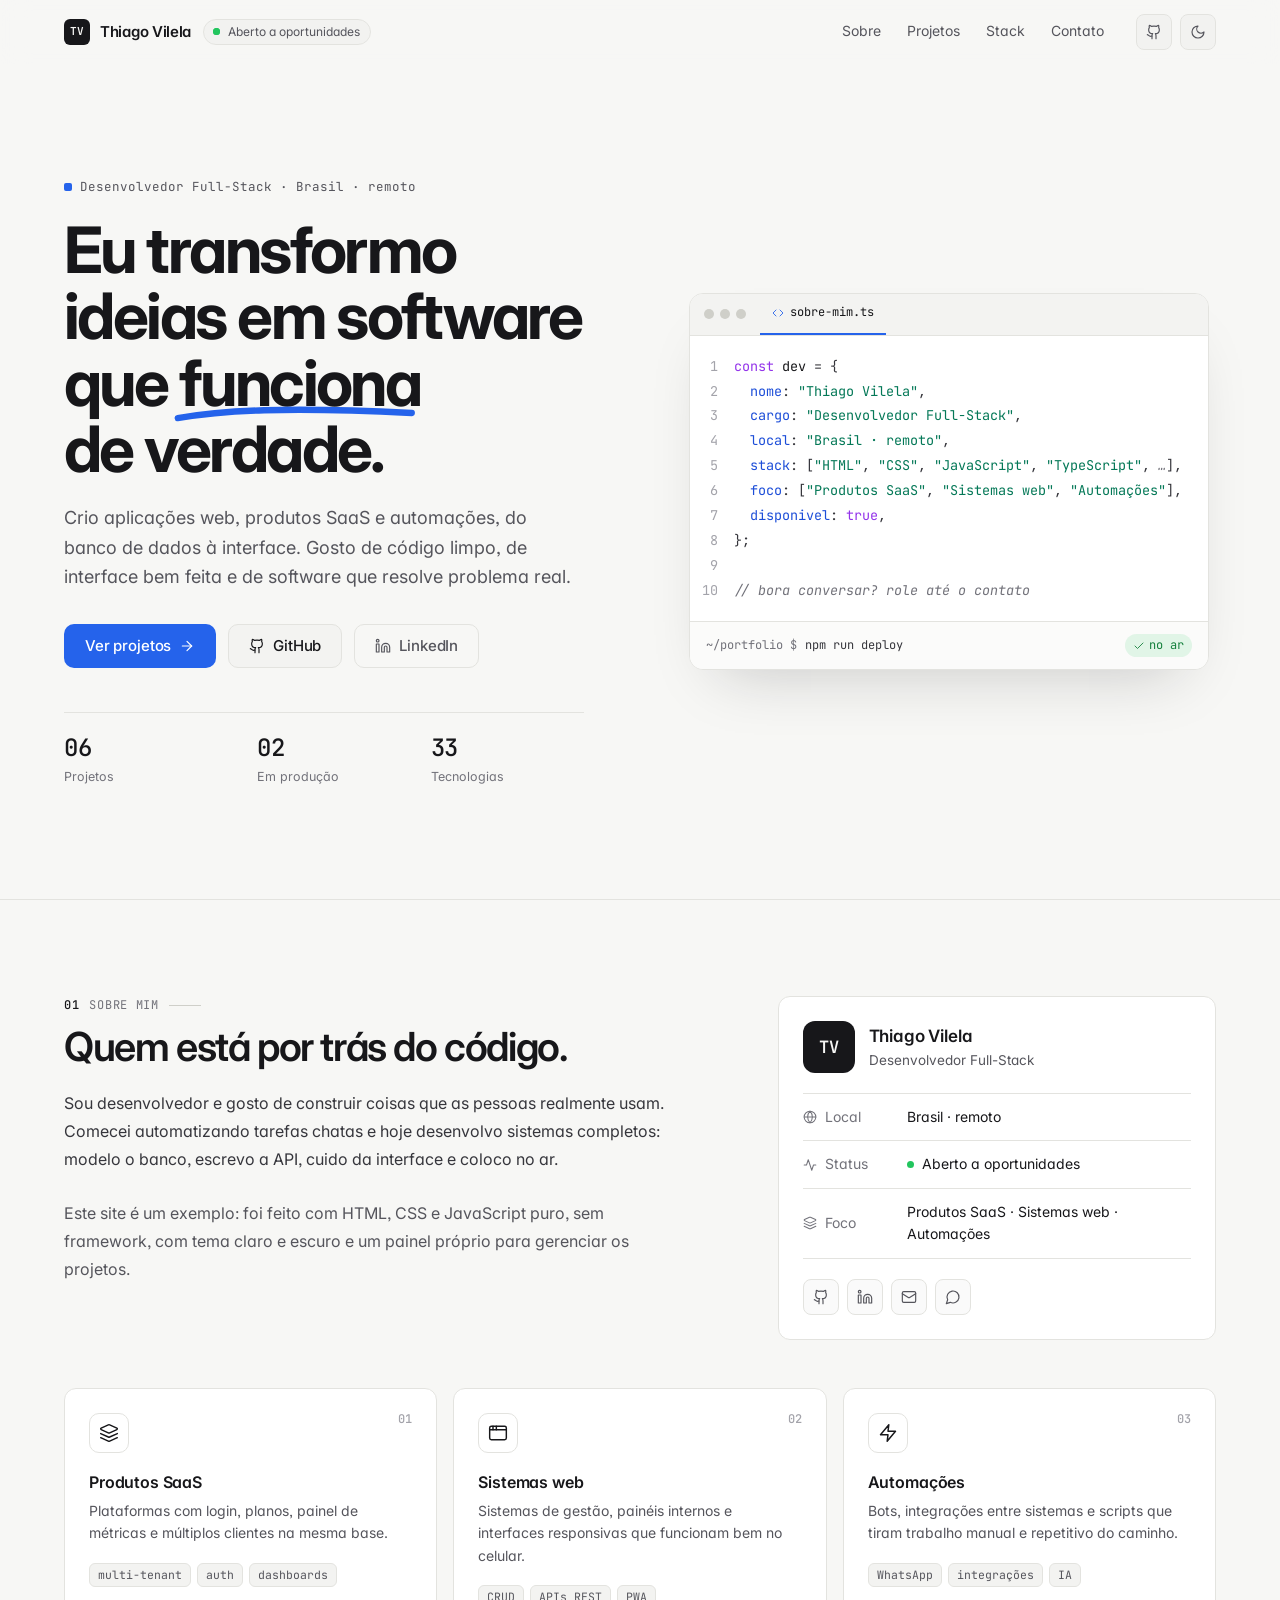
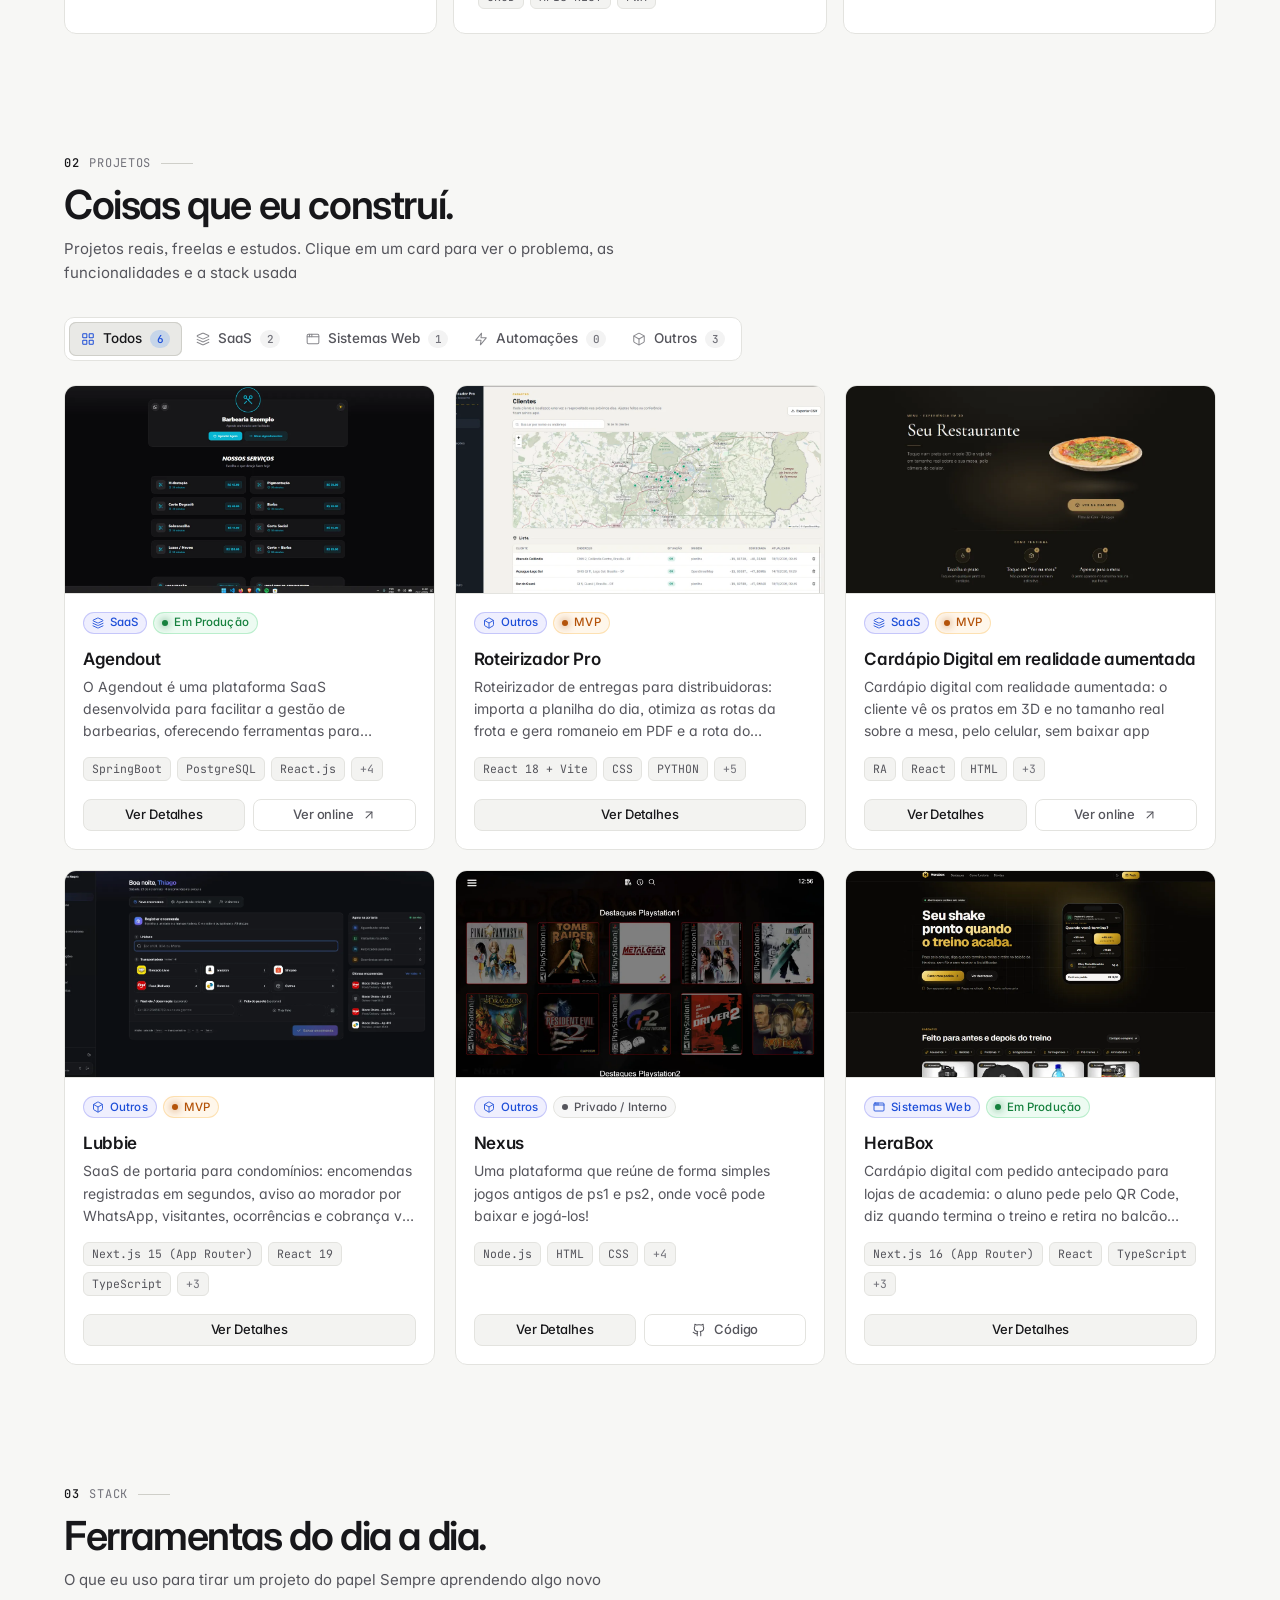
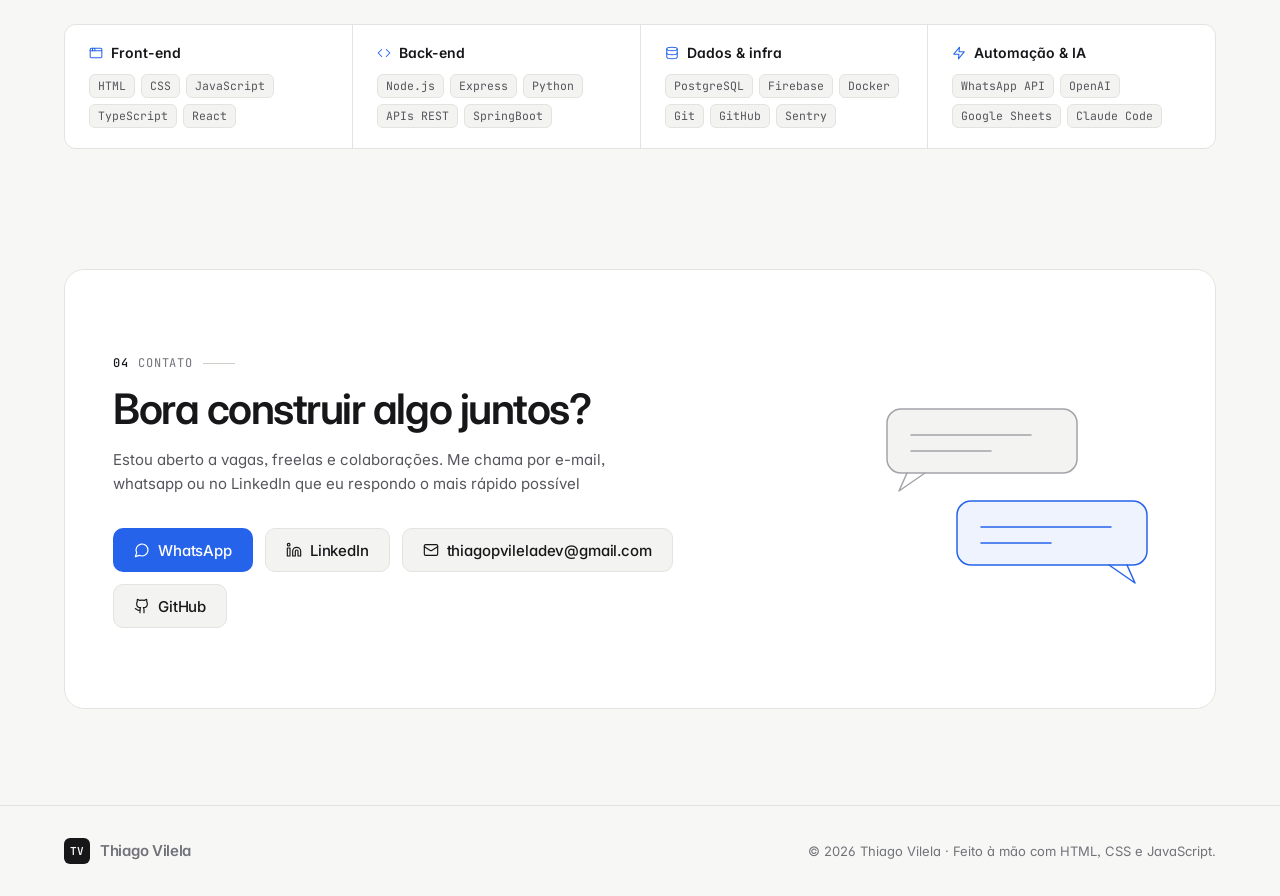
<file: index.html>
<!doctype html>
<html lang="pt-BR">
<head>
  <meta charset="utf-8">
  <meta name="viewport" content="width=device-width, initial-scale=1, viewport-fit=cover">
  <title>Seu Nome · Desenvolvedor Full-Stack</title>
  <meta name="description" content="Portfólio de desenvolvedor full-stack: projetos SaaS, sistemas web e automações, com código, stack e detalhes de cada projeto.">
  <meta name="theme-color" content="#09090b" media="(prefers-color-scheme: dark)">
  <meta name="theme-color" content="#f7f7f5" media="(prefers-color-scheme: light)">
  <meta property="og:title" content="Seu Nome · Desenvolvedor Full-Stack">
  <meta property="og:description" content="Projetos, stack e contato. SaaS, sistemas web e automações.">
  <meta property="og:type" content="website">
  <link rel="icon" href="data:image/svg+xml,%3Csvg xmlns='http://www.w3.org/2000/svg' viewBox='0 0 32 32'%3E%3Cdefs%3E%3ClinearGradient id='g' x1='0' y1='0' x2='1' y2='1'%3E%3Cstop offset='0' stop-color='%233b82f6'/%3E%3Cstop offset='1' stop-color='%236366f1'/%3E%3C/linearGradient%3E%3C/defs%3E%3Crect width='32' height='32' rx='8' fill='url(%23g)'/%3E%3Cpath d='M10 11l5 5-5 5M17 21h6' fill='none' stroke='white' stroke-width='2.5' stroke-linecap='round' stroke-linejoin='round'/%3E%3C/svg%3E">

  <!-- Fontes: Inter (interface) + JetBrains Mono (detalhes técnicos) -->
  <link rel="preconnect" href="https://fonts.googleapis.com">
  <link rel="preconnect" href="https://fonts.gstatic.com" crossorigin>
  <link rel="stylesheet" href="https://fonts.googleapis.com/css2?family=Inter:wght@400;500;600;700&family=JetBrains+Mono:wght@400;500&display=swap">

  <!-- Aplica o tema salvo antes da primeira pintura (evita "piscar") -->
  <script>
    (function () {
      var t = null;
      try { t = localStorage.getItem("saas-services:theme"); } catch (e) {}
      if (t !== "light" && t !== "dark") t = window.matchMedia && window.matchMedia("(prefers-color-scheme: light)").matches ? "light" : "dark";
      document.documentElement.setAttribute("data-theme", t);
    })();
  </script>
  <link rel="stylesheet" href="styles.css">
  <script src="app.js" defer></script>
</head>
<body data-page="showcase">

  <!-- ================================================================
       NAVBAR
       ================================================================ -->
  <header class="nav" id="top">
    <div class="container nav__inner">
      <a href="#top" class="brand" aria-label="Voltar ao início">
        <span class="brand__mark brand__mark--initials" aria-hidden="true" data-profile-initials>&gt;_</span>
        <span class="brand__name" data-profile="name">Seu Nome</span>
      </a>

      <span class="status-pill" data-status-pill>
        <span class="status-dot" aria-hidden="true"></span>
        <span class="status-pill__text" data-site="profile.status">Aberto a oportunidades</span>
      </span>

      <nav class="nav__links" aria-label="Navegação principal">
        <a href="#sobre">Sobre</a>
        <a href="#projetos">Projetos</a>
        <a href="#stack">Stack</a>
        <a href="#contato">Contato</a>
      </nav>

      <div class="nav__end">
        <a href="#" class="icon-btn" data-contact="github" target="_blank" rel="noopener noreferrer" aria-label="GitHub" title="GitHub">
          <span data-icon="github"></span>
        </a>
        <button type="button" class="icon-btn theme-toggle" data-theme-toggle aria-label="Alternar tema claro ou escuro" title="Alternar tema">
          <span data-icon="sun" class="i--sun"></span><span data-icon="moon" class="i--moon"></span>
        </button>
      </div>
    </div>
  </header>

  <main>
    <!-- ==============================================================
         HERO
         ============================================================== -->
    <section class="hero" aria-labelledby="hero-title">
      <div class="container hero__inner">
        <div class="hero__copy">
          <p class="eyebrow reveal" style="--d:0">
            <span class="eyebrow__text"><span data-profile="role">Desenvolvedor Full-Stack</span> · <span data-profile="location">Brasil · remoto</span></span>
          </p>

          <h1 class="hero__title reveal" id="hero-title" style="--d:1">
            <span data-site="hero.titleBefore">Eu transformo ideias em software que</span>
            <span class="text-gradient"><span data-site="hero.titleHighlight">funciona</span><svg class="underline-stroke" viewBox="0 0 200 16" preserveAspectRatio="none" aria-hidden="true"><path d="M3 11c38-6 88-9 194-4" fill="none" stroke="currentColor" stroke-width="5" stroke-linecap="round"/></svg></span>
            <span data-site="hero.titleAfter">de verdade.</span>
          </h1>

          <p class="hero__subtitle reveal" style="--d:2" data-site="hero.subtitle"></p>

          <div class="hero__actions reveal" style="--d:3">
            <a href="#projetos" class="btn btn--primary btn--lg">
              <span data-site="hero.ctaPrimary">Ver projetos</span>
              <span data-icon="arrow-right" class="i--shift"></span>
            </a>
            <a href="#" class="btn btn--secondary btn--lg" data-contact="github" target="_blank" rel="noopener noreferrer">
              <span data-icon="github"></span>
              GitHub
            </a>
            <a href="#" class="btn btn--ghost btn--lg" data-contact="linkedin" target="_blank" rel="noopener noreferrer">
              <span data-icon="linkedin"></span>
              LinkedIn
            </a>
            <a href="#" class="btn btn--ghost btn--lg" data-contact="cv" target="_blank" rel="noopener">
              <span data-icon="download"></span>
              Currículo
            </a>
          </div>

          <dl class="hero__stats reveal" style="--d:4">
            <div class="hero__stat">
              <dt data-site="hero.statProjects">Projetos</dt>
              <dd data-stat="total">00</dd>
            </div>
            <div class="hero__stat">
              <dt data-site="hero.statProduction">Em produção</dt>
              <dd data-stat="production">00</dd>
            </div>
            <div class="hero__stat">
              <dt data-site="hero.statTech">Tecnologias</dt>
              <dd data-stat="tech">00</dd>
            </div>
          </dl>
        </div>

        <!-- Editor de código: preenchido pelo app.js com os dados do perfil -->
        <div class="hero__art reveal" style="--d:2" aria-hidden="true">
          <div class="code-card">
            <div class="code-card__bar">
              <span class="code-card__dots"><i></i><i></i><i></i></span>
              <span class="code-card__tab"><span data-icon="code" class="i--xs"></span>sobre-mim.ts</span>
            </div>
            <ol class="code-card__body" id="hero-code"></ol>
            <div class="code-card__term">
              <span class="t-prompt">~/portfolio $</span> npm run deploy
              <span class="t-ok"><span data-icon="check" class="i--xs"></span>no ar</span>
            </div>
          </div>
        </div>
      </div>
    </section>

    <!-- ==============================================================
         SOBRE
         ============================================================== -->
    <section class="section" id="sobre" aria-labelledby="sobre-title">
      <div class="container about">
        <div class="about__main">
          <div class="section__head about__head">
            <p class="kicker"><b>01</b> <span data-site="about.kicker">Sobre mim</span></p>
            <h2 class="section__title" id="sobre-title" data-site="about.title"></h2>
          </div>
          <div class="about__text prose" data-site-paragraphs="about.text"></div>
        </div>

        <aside class="profile-card" aria-label="Resumo do perfil">
          <div class="profile-card__head">
            <span class="profile-card__avatar" data-profile-initials>&gt;_</span>
            <div>
              <p class="profile-card__name" data-site="profile.name"></p>
              <p class="profile-card__role" data-site="profile.role"></p>
            </div>
          </div>
          <dl class="facts">
            <div class="facts__row"><dt><span data-icon="globe" class="i--sm"></span>Local</dt><dd data-site="profile.location"></dd></div>
            <div class="facts__row"><dt><span data-icon="activity" class="i--sm"></span>Status</dt><dd class="facts__status" data-site="profile.status"></dd></div>
            <div class="facts__row"><dt><span data-icon="layers" class="i--sm"></span>Foco</dt><dd id="about-focus"></dd></div>
          </dl>
          <div class="profile-card__links">
            <a href="#" class="icon-btn" data-contact="github" target="_blank" rel="noopener noreferrer" aria-label="GitHub" title="GitHub"><span data-icon="github"></span></a>
            <a href="#" class="icon-btn" data-contact="linkedin" target="_blank" rel="noopener noreferrer" aria-label="LinkedIn" title="LinkedIn"><span data-icon="linkedin"></span></a>
            <a href="#" class="icon-btn" data-contact="email" aria-label="E-mail" title="E-mail"><span data-icon="mail"></span></a>
            <a href="#" class="icon-btn" data-contact="whatsapp" target="_blank" rel="noopener noreferrer" aria-label="WhatsApp" title="WhatsApp"><span data-icon="message"></span></a>
            <a href="#" class="btn btn--secondary btn--sm profile-card__cv" data-contact="cv" target="_blank" rel="noopener noreferrer"><span data-icon="file-text" class="i--sm"></span>Currículo</a>
          </div>
        </aside>
      </div>

      <div class="container">
        <div class="services" id="services-list"></div>
      </div>
    </section>

    <!-- ==============================================================
         PROJETOS (filtros + grid renderizados pelo app.js)
         ============================================================== -->
    <section class="section section--tight-top" id="projetos" aria-labelledby="projetos-title">
      <div class="container">
        <div class="section__head">
          <p class="kicker"><b>02</b> <span data-site="projects.kicker">Projetos</span></p>
          <h2 class="section__title" id="projetos-title" data-site="projects.title"></h2>
          <p class="section__desc" data-site="projects.desc" data-site-optional></p>
        </div>

        <div class="tabs" id="filters" role="group" aria-label="Filtrar projetos por categoria"></div>

        <div class="grid" id="projects-grid" aria-live="polite"></div>
      </div>
    </section>

    <!-- ==============================================================
         STACK
         ============================================================== -->
    <section class="section section--tight-top" id="stack" aria-labelledby="stack-title">
      <div class="container">
        <div class="section__head">
          <p class="kicker"><b>03</b> <span data-site="stack.kicker">Stack</span></p>
          <h2 class="section__title" id="stack-title" data-site="stack.title"></h2>
          <p class="section__desc" data-site="stack.desc" data-site-optional></p>
        </div>

        <div class="stack" id="stack-list"></div>
      </div>
    </section>

    <!-- ==============================================================
         CONTATO
         ============================================================== -->
    <section class="section section--tight-top" id="contato" aria-labelledby="contato-title">
      <div class="container">
        <div class="cta">
          <div class="cta__copy">
            <p class="kicker"><b>04</b> <span data-site="contact.kicker">Contato</span></p>
            <h2 class="cta__title" id="contato-title" data-site="contact.title"></h2>
            <p class="cta__text" data-site="contact.text" data-site-optional></p>
            <div class="cta__actions">
              <a href="#" class="btn btn--primary btn--lg" data-contact="whatsapp" target="_blank" rel="noopener noreferrer">
                <span data-icon="message"></span>WhatsApp
              </a>
              <a href="#" class="btn btn--secondary btn--lg" data-contact="linkedin" target="_blank" rel="noopener noreferrer">
                <span data-icon="linkedin"></span>LinkedIn
              </a>
              <a href="#" class="btn btn--secondary btn--lg" data-contact="email">
                <span data-icon="mail"></span>
                <span data-contact-label="email">Enviar e-mail</span>
              </a>
              <a href="#" class="btn btn--secondary btn--lg" data-contact="github" target="_blank" rel="noopener noreferrer">
                <span data-icon="github"></span>GitHub
              </a>
              <a href="#" class="btn btn--ghost btn--lg" data-contact="cv" target="_blank" rel="noopener noreferrer">
                <span data-icon="file-text"></span>Currículo
              </a>
            </div>
          </div>
          <div class="cta__art" aria-hidden="true">
            <svg viewBox="0 0 300 220" fill="none" stroke="currentColor" stroke-width="1.5" stroke-linecap="round" stroke-linejoin="round">
              <rect x="20" y="30" width="190" height="64" rx="14" style="fill:var(--surface-2)"/>
              <path d="M44 56h120M44 72h80"/>
              <path d="M40 94l-8 18 26-18"/>
              <rect x="90" y="122" width="190" height="64" rx="14" style="fill:var(--accent-soft);stroke:var(--accent)"/>
              <path d="M114 148h130M114 164h70" style="stroke:var(--accent)"/>
              <path d="M260 186l8 18-26-18" style="stroke:var(--accent)"/>
            </svg>
          </div>
        </div>
      </div>
    </section>
  </main>

  <!-- ================================================================
       FOOTER
       ================================================================ -->
  <footer class="footer">
    <div class="container footer__inner">
      <a href="#top" class="brand">
        <span class="brand__mark brand__mark--initials" aria-hidden="true" data-profile-initials>&gt;_</span>
        <span class="brand__name" data-profile="name">Seu Nome</span>
      </a>
      <div class="footer__meta">
        <span>&copy; <span data-year></span> <span data-site="profile.name"></span> · <span data-site="footer.text"></span></span>
      </div>
    </div>
  </footer>

  <!-- ================================================================
       MODAL DE DETALHES (conteúdo injetado pelo app.js)
       ================================================================ -->
  <div class="modal" id="project-modal" hidden>
    <div class="modal__backdrop" data-close></div>
    <div class="modal__dialog" role="dialog" aria-modal="true" aria-labelledby="modal-title">
      <button type="button" class="icon-btn modal__close" data-close aria-label="Fechar detalhes">
        <span data-icon="x"></span>
      </button>
      <div class="modal__content" id="modal-content"></div>
    </div>
  </div>

  <noscript>
    <div class="noscript">Ative o JavaScript para visualizar os projetos.</div>
  </noscript>
</body>
</html>
</file>
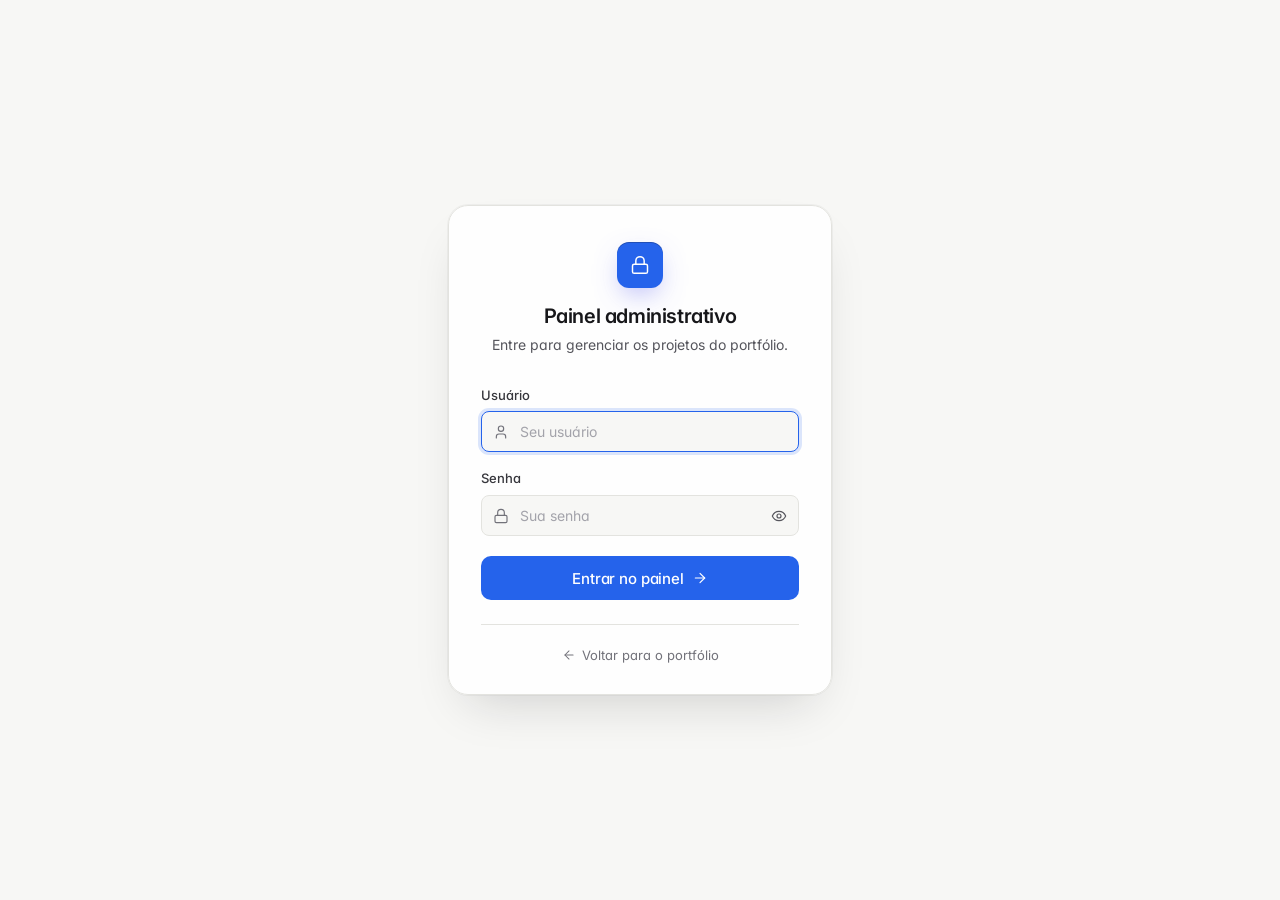
<file: admin.html>
<!doctype html>
<html lang="pt-BR">
<head>
  <meta charset="utf-8">
  <meta name="viewport" content="width=device-width, initial-scale=1, viewport-fit=cover">
  <title>Painel · Portfólio</title>
  <meta name="robots" content="noindex, nofollow">
  <meta name="theme-color" content="#09090b" media="(prefers-color-scheme: dark)">
  <meta name="theme-color" content="#f7f7f5" media="(prefers-color-scheme: light)">
  <link rel="icon" href="data:image/svg+xml,%3Csvg xmlns='http://www.w3.org/2000/svg' viewBox='0 0 32 32'%3E%3Cdefs%3E%3ClinearGradient id='g' x1='0' y1='0' x2='1' y2='1'%3E%3Cstop offset='0' stop-color='%233b82f6'/%3E%3Cstop offset='1' stop-color='%236366f1'/%3E%3C/linearGradient%3E%3C/defs%3E%3Crect width='32' height='32' rx='8' fill='url(%23g)'/%3E%3Cpath d='M10 11l5 5-5 5M17 21h6' fill='none' stroke='white' stroke-width='2.5' stroke-linecap='round' stroke-linejoin='round'/%3E%3C/svg%3E">

  <link rel="preconnect" href="https://fonts.googleapis.com">
  <link rel="preconnect" href="https://fonts.gstatic.com" crossorigin>
  <link rel="stylesheet" href="https://fonts.googleapis.com/css2?family=Inter:wght@400;500;600;700&family=JetBrains+Mono:wght@400;500&display=swap">

  <!-- Aplica o tema salvo antes da primeira pintura (evita "piscar") -->
  <script>
    (function () {
      var t = null;
      try { t = localStorage.getItem("saas-services:theme"); } catch (e) {}
      if (t !== "light" && t !== "dark") t = window.matchMedia && window.matchMedia("(prefers-color-scheme: light)").matches ? "light" : "dark";
      document.documentElement.setAttribute("data-theme", t);
    })();
  </script>
  <link rel="stylesheet" href="styles.css">
  <script src="app.js" defer></script>
</head>
<body data-page="admin">
  <noscript>
    <div class="noscript">Este painel precisa do JavaScript habilitado para funcionar.</div>
  </noscript>

  <!-- ================================================================
       TELA DE LOGIN
       ================================================================ -->
  <main class="login" id="login" hidden>
    <div class="hero__bg" aria-hidden="true">
      <div class="hero__grid"></div>
      <div class="hero__glow"></div>
    </div>

    <div class="login__card">
      <div class="login__head">
        <span class="login__lock"><span data-icon="lock" class="i--lg"></span></span>
        <h1 class="login__title">Painel administrativo</h1>
        <p class="login__subtitle">Entre para gerenciar os projetos do portfólio.</p>
      </div>

      <form class="login__form" id="login-form" novalidate>
        <div class="field">
          <label class="label" for="login-user">Usuário</label>
          <div class="input-group">
            <span data-icon="user" class="input-group__icon"></span>
            <input class="input" id="login-user" name="username" type="text" autocomplete="username" autocapitalize="off" spellcheck="false" placeholder="Seu usuário" required>
          </div>
        </div>

        <div class="field">
          <label class="label" for="login-pass">Senha</label>
          <div class="input-group input-group--action">
            <span data-icon="lock" class="input-group__icon"></span>
            <input class="input" id="login-pass" name="password" type="password" autocomplete="current-password" placeholder="Sua senha" required>
            <button type="button" class="icon-btn icon-btn--sm input-group__action" data-toggle-password aria-label="Mostrar senha" aria-pressed="false">
              <span data-icon="eye"></span>
            </button>
          </div>
        </div>

        <p class="alert alert--error" id="login-error" role="alert" hidden></p>

        <button type="submit" class="btn btn--primary btn--lg btn--block">
          Entrar no painel
          <span data-icon="arrow-right" class="i--shift"></span>
        </button>
      </form>

      <p class="login__foot">
        <a href="index.html" class="link-muted"><span data-icon="arrow-left" class="i--sm"></span>Voltar para o portfólio</a>
      </p>
    </div>
  </main>

  <!-- ================================================================
       DASHBOARD
       ================================================================ -->
  <div id="dashboard" hidden>
    <header class="dash-header">
      <div class="container dash-header__inner">
        <a href="index.html" class="brand" aria-label="Abrir portfólio">
          <span class="brand__mark" aria-hidden="true">
            <svg viewBox="0 0 24 24" fill="none" stroke="currentColor" stroke-width="2.25" stroke-linecap="round" stroke-linejoin="round"><path d="m7 8 4 4-4 4"/><path d="M13 16h4"/></svg>
          </span>
          <span class="brand__name">Portfólio</span>
        </a>
        <span class="pill pill--accent">admin</span>

        <div class="dash-header__actions">
          <button type="button" class="icon-btn icon-btn--sm theme-toggle" data-theme-toggle aria-label="Alternar tema claro ou escuro" title="Alternar tema">
          <span data-icon="sun" class="i--sun"></span><span data-icon="moon" class="i--moon"></span>
        </button>
        <a href="index.html" class="btn btn--ghost btn--sm" target="_blank" rel="noopener" title="Abrir vitrine em nova aba">
            <span data-icon="globe"></span><span class="hide-sm">Ver site</span>
          </a>
          <button type="button" class="btn btn--ghost btn--sm" id="logout-btn" title="Encerrar sessão">
            <span data-icon="log-out"></span><span class="hide-sm">Sair</span>
          </button>
        </div>
      </div>
    </header>

    <main class="container dash-main">
      <!-- Cabeçalho + backup -->
      <section class="dash-top">
        <div>
          <p class="kicker">Painel</p>
          <h1 class="dash-title">Seu portfólio</h1>
          <p class="dash-desc">Gerencie os projetos e todos os textos do seu portfólio. Os dados ficam salvos neste navegador; o backup em JSON leva projetos e conteúdo juntos.</p>
        </div>
        <div class="dash-tools" role="group" aria-label="Backup e ações">
          <button type="button" class="btn btn--secondary btn--sm" id="export-btn">
            <span data-icon="download"></span>Exportar JSON
          </button>
          <button type="button" class="btn btn--secondary btn--sm" id="import-btn">
            <span data-icon="upload"></span>Importar JSON
          </button>
          <input type="file" id="import-input" accept="application/json,.json" hidden>
          <button type="button" class="btn btn--primary btn--sm" id="new-btn">
            <span data-icon="plus"></span>Novo projeto
          </button>
        </div>
      </section>

      <!-- Resumo -->
      <section class="stats" aria-label="Resumo">
        <div class="stat">
          <p class="stat__label"><span data-icon="folder" class="i--sm"></span>Projetos</p>
          <p class="stat__value" id="stat-total">0</p>
        </div>
        <div class="stat">
          <p class="stat__label"><span data-icon="activity" class="i--sm"></span>Em produção</p>
          <p class="stat__value" id="stat-production">0</p>
        </div>
        <div class="stat stat--wide">
          <p class="stat__label">
            <span data-icon="database" class="i--sm"></span>Armazenamento local
            <span class="stat__hint" id="stat-storage-hint"></span>
          </p>
          <p class="stat__value" id="stat-storage">0 B</p>
          <div class="meter" id="storage-meter" role="progressbar" aria-label="Uso aproximado do armazenamento local" aria-valuemin="0" aria-valuemax="100" aria-valuenow="0">
            <div class="meter__bar" id="storage-bar"></div>
          </div>
        </div>
      </section>

      <div class="view-switch" role="group" aria-label="Seção do painel">
        <button type="button" data-view="projects" aria-pressed="true"><span data-icon="folder" class="i--sm"></span>Projetos</button>
        <button type="button" data-view="site" aria-pressed="false"><span data-icon="globe" class="i--sm"></span>Conteúdo do site</button>
      </div>

      <div class="dash-grid" data-view-panel="projects">
        <!-- ===== Formulário de cadastro / edição ===== -->
        <section class="panel" id="form-panel" aria-labelledby="form-title">
          <form id="project-form" novalidate>
            <div class="panel__head">
              <h2 class="panel__title" id="form-title">Novo projeto</h2>
              <span class="pill" id="form-badge">cadastro</span>
            </div>

            <div class="panel__body">
              <div class="field">
                <label class="label" for="f-name"><span>Nome do projeto <span class="req" aria-hidden="true">*</span></span></label>
                <input class="input" id="f-name" name="name" type="text" maxlength="120" placeholder="Ex.: Agendo" required aria-describedby="error-name">
                <p class="field__error" id="error-name" data-error-for="name" hidden></p>
              </div>

              <div class="field-row">
                <div class="field">
                  <label class="label" for="f-category">Categoria</label>
                  <select class="select" id="f-category" name="category"></select>
                </div>
                <div class="field">
                  <label class="label" for="f-status">Status</label>
                  <select class="select" id="f-status" name="status"></select>
                </div>
              </div>

              <div class="field">
                <label class="label" for="f-short">Descrição curta <span class="counter" id="short-counter">0/180</span></label>
                <textarea class="textarea" id="f-short" name="shortDescription" rows="2" maxlength="180" placeholder="Resumo de 1 a 2 frases exibido no card da vitrine."></textarea>
              </div>

              <div class="field">
                <label class="label" for="f-full">Descrição completa <span class="hint">exibida no modal</span></label>
                <textarea class="textarea" id="f-full" name="fullDescription" rows="5" placeholder="Contexto, problema resolvido e resultados. Deixe uma linha em branco para separar parágrafos."></textarea>
              </div>

              <div class="field">
                <label class="label" for="f-features">Funcionalidades / diferenciais <span class="hint">uma por linha</span></label>
                <textarea class="textarea" id="f-features" name="features" rows="4" placeholder="Login com Google&#10;Pagamentos via Pix&#10;Relatórios em tempo real"></textarea>
              </div>

              <!-- Imagem: URL ou upload local (convertido para Base64 otimizado) -->
              <div class="field">
                <div class="label-row">
                  <span id="image-label">Imagem de capa</span>
                  <div class="segmented" role="group" aria-label="Origem da imagem">
                    <button type="button" data-image-mode="url" aria-pressed="true"><span data-icon="link" class="i--xs"></span>URL</button>
                    <button type="button" data-image-mode="upload" aria-pressed="false"><span data-icon="upload" class="i--xs"></span>Upload</button>
                  </div>
                </div>

                <div data-image-panel="url">
                  <input class="input" id="f-image-url" name="imageUrl" type="text" inputmode="url" autocomplete="off" spellcheck="false" placeholder="https://exemplo.com/capa.jpg" aria-labelledby="image-label" aria-describedby="error-image">
                </div>

                <div data-image-panel="upload" hidden>
                  <label class="dropzone" id="dropzone">
                    <input type="file" id="f-image-file" accept="image/*" aria-label="Enviar imagem de capa">
                    <span class="dropzone__icon"><span data-icon="image" id="dropzone-icon"></span></span>
                    <span class="dropzone__text" id="dropzone-text"><strong>Clique para enviar</strong> ou arraste uma imagem</span>
                    <span class="hint">JPG, PNG ou WebP · redimensionada e comprimida automaticamente</span>
                  </label>
                </div>

                <div class="preview" id="image-preview"></div>
                <p class="field__error" id="error-image" data-error-for="image" hidden></p>
                <p class="hint">Proporção recomendada 16:9. Sem imagem, a vitrine gera uma capa automática pela categoria.</p>
              </div>

              <div class="field">
                <label class="label" for="f-link">Link do projeto <span class="hint">opcional</span></label>
                <div class="input-group">
                  <span data-icon="link" class="input-group__icon"></span>
                  <input class="input" id="f-link" name="link" type="text" inputmode="url" autocomplete="off" spellcheck="false" placeholder="https://meuprojeto.com.br" aria-describedby="error-link">
                </div>
                <p class="field__error" id="error-link" data-error-for="link" hidden></p>
              </div>

              <div class="field">
                <label class="label" for="f-repo">Repositório <span class="hint">GitHub, GitLab… opcional</span></label>
                <div class="input-group">
                  <span data-icon="github" class="input-group__icon"></span>
                  <input class="input" id="f-repo" name="repo" type="text" inputmode="url" autocomplete="off" spellcheck="false" placeholder="https://github.com/voce/projeto" aria-describedby="error-repo">
                </div>
                <p class="field__error" id="error-repo" data-error-for="repo" hidden></p>
              </div>

              <div class="field">
                <label class="label" for="f-tags">Tags / tecnologias <span class="hint">separadas por vírgula</span></label>
                <div class="input-group">
                  <span data-icon="tag" class="input-group__icon"></span>
                  <input class="input" id="f-tags" name="tags" type="text" autocomplete="off" placeholder="React, Node.js, PostgreSQL">
                </div>
                <ul class="tags tags--preview" id="tags-preview" aria-label="Pré-visualização das tags"></ul>
              </div>
            </div>

            <div class="panel__foot">
              <button type="button" class="btn btn--ghost" id="cancel-btn" hidden>Cancelar edição</button>
              <button type="submit" class="btn btn--primary" id="submit-btn"></button>
            </div>
          </form>
        </section>

        <!-- ===== Lista de projetos ===== -->
        <section class="panel" aria-labelledby="list-title">
          <div class="panel__head">
            <h2 class="panel__title" id="list-title">
              Projetos cadastrados <span class="count-pill" id="list-count">0</span>
            </h2>
            <span class="hint hide-sm">A ordem aqui é a ordem da vitrine</span>
          </div>
          <ul class="list" id="project-list"></ul>
        </section>
      </div>

      <!-- ===== Conteúdo do site: todos os textos e links da vitrine ===== -->
      <section class="panel site-panel" data-view-panel="site" aria-labelledby="site-title" hidden>
        <form id="site-form" novalidate>
          <div class="panel__head">
            <h2 class="panel__title" id="site-title">Conteúdo do site</h2>
            <span class="hint hide-sm">Tudo o que aparece na vitrine, exceto os projetos</span>
          </div>
          <div class="panel__body" id="site-fields"></div>
          <div class="panel__foot">
            <span class="site-status" id="site-status" role="status">Tudo salvo</span>
            <button type="button" class="btn btn--ghost" id="site-reset">Restaurar padrão</button>
            <button type="submit" class="btn btn--primary"><span data-icon="check"></span>Salvar conteúdo</button>
          </div>
        </form>
      </section>
    </main>
  </div>
</body>
</html>
</file>
<file: styles.css>
/* ==========================================================================
   SaaS & Services — styles.css
   Estilos globais da vitrine (index.html) e do painel (admin.html).
   Mobile-first: estilos base para telas pequenas, media queries (min-width)
   ampliam o layout para tablet e desktop.

   Índice
   01. Tokens (variáveis CSS)
   02. Reset & base
   03. Utilitários
   04. Componentes: botões, badges, tags, campos
   05. Navbar
   06. Hero
   07. Seções & serviços
   08. Filtros (tabs)
   09. Grid & cards de projeto
   10. Capa automática (fallback de imagem)
   11. CTA & footer
   12. Modal de detalhes
   13. Dialog de confirmação & toasts
   14. Admin: login
   15. Admin: dashboard, formulário e lista
   16. Animações & acessibilidade
   ========================================================================== */

/* 01. Tokens ============================================================== */
:root {
  color-scheme: dark;

  /* Superfícies */
  --bg: #09090b;
  --bg-elevated: #0c0c0e;
  --surface: #111113;
  --surface-2: #18181b;
  --surface-3: #1f1f23;

  /* Bordas */
  --border: #27272a;
  --border-strong: #3f3f46;

  /* Texto */
  --text: #fafafa;
  --text-soft: #d4d4d8;
  --text-muted: #a1a1aa;
  --text-subtle: #71717a;
  --text-faint: #52525b;

  /* Acentos */
  --accent: #3b82f6;
  --accent-hover: #4f8ff7;
  --accent-2: #6366f1;
  --accent-soft: rgba(59, 130, 246, 0.12);
  --accent-ring: rgba(59, 130, 246, 0.18);
  --gradient-accent: var(--accent);
  --accent-text: #8ab4ff;
  --danger-text: #f87171;
  --success-text: #4ade80;
  --warning-text: #fbbf24;

  /* Canais RGB usados em sobreposições translúcidas: rgb(var(--ink) / .05) */
  --ink: 255 255 255;
  --paper: 9 9 11;
  --paper-2: 17 17 19;

  /* Estados */
  --success: #22c55e;
  --warning: #f59e0b;
  --danger: #ef4444;

  /* Tipografia */
  --font-sans: 'Inter', ui-sans-serif, system-ui, -apple-system, 'Segoe UI', Roboto, 'Helvetica Neue', Arial, sans-serif;
  --font-mono: 'JetBrains Mono', ui-monospace, SFMono-Regular, Menlo, Consolas, 'Liberation Mono', monospace;

  /* Raios */
  --radius-xs: 6px;
  --radius-sm: 8px;
  --radius: 12px;
  --radius-lg: 16px;
  --radius-xl: 20px;

  /* Sombras */
  --shadow-lg: 0 24px 64px -16px rgba(0, 0, 0, 0.7), 0 0 0 1px rgba(255, 255, 255, 0.02);

  /* Movimento */
  --ease-out: cubic-bezier(0.16, 1, 0.3, 1);
  --ease-in-out: cubic-bezier(0.65, 0, 0.35, 1);
  --dur: 0.2s;

  /* Layout */
  --nav-h: 64px;
  --container: 1200px;
  --gutter: 16px;
}


/* Tema claro -------------------------------------------------------------
   Ativado por <html data-theme="light"> ou pela preferência do sistema
   quando o usuário ainda não escolheu um tema. */
:root[data-theme="light"] {
  color-scheme: light;
  --bg: #f7f7f5;
  --bg-elevated: #fbfbfa;
  --surface: #ffffff;
  --surface-2: #f3f3f1;
  --surface-3: #e9e9e6;
  --border: #e3e3df;
  --border-strong: #cfcfc9;
  --text: #17171a;
  --text-soft: #36363c;
  --text-muted: #55555c;
  --text-subtle: #72727a;
  --text-faint: #a3a3aa;
  --accent: #2563eb;
  --accent-hover: #1d4ed8;
  --accent-soft: rgba(37, 99, 235, 0.08);
  --accent-ring: rgba(37, 99, 235, 0.16);
  --accent-text: #1d4ed8;
  --danger-text: #b91c1c;
  --success-text: #15803d;
  --warning-text: #b45309;
  --ink: 23 23 26;
  --paper: 255 255 255;
  --paper-2: 255 255 255;
  --shadow-lg: 0 24px 48px -20px rgba(23, 23, 26, 0.18), 0 0 0 1px rgba(23, 23, 26, 0.04);
}
@media (prefers-color-scheme: light) {
  :root:not([data-theme]) {
    color-scheme: light;
    --bg: #f7f7f5; --bg-elevated: #fbfbfa; --surface: #ffffff; --surface-2: #f3f3f1; --surface-3: #e9e9e6;
    --border: #e3e3df; --border-strong: #cfcfc9;
    --text: #17171a; --text-soft: #36363c; --text-muted: #55555c; --text-subtle: #72727a; --text-faint: #a3a3aa;
    --accent: #2563eb; --accent-hover: #1d4ed8; --accent-soft: rgba(37, 99, 235, 0.08); --accent-ring: rgba(37, 99, 235, 0.16);
    --accent-text: #1d4ed8; --danger-text: #b91c1c; --success-text: #15803d; --warning-text: #b45309;
    --ink: 23 23 26; --paper: 255 255 255; --paper-2: 255 255 255;
    --shadow-lg: 0 24px 48px -20px rgba(23, 23, 26, 0.18), 0 0 0 1px rgba(23, 23, 26, 0.04);
  }
}

@media (min-width: 768px) {
  :root { --gutter: 24px; }
}

/* 02. Reset & base ======================================================== */
*,
*::before,
*::after { box-sizing: border-box; }

* { margin: 0; }

html {
  -webkit-text-size-adjust: 100%;
  text-size-adjust: 100%;
  scroll-behavior: smooth;
  scroll-padding-top: calc(var(--nav-h) + 16px);
}

body {
  min-height: 100vh;
  background: var(--bg);
  color: var(--text);
  font-family: var(--font-sans);
  font-size: 15px;
  line-height: 1.6;
  font-feature-settings: 'cv11', 'ss01', 'ss03';
  -webkit-font-smoothing: antialiased;
  -moz-osx-font-smoothing: grayscale;
  text-rendering: optimizeLegibility;
}

img,
svg { display: block; max-width: 100%; }

button,
input,
select,
textarea { font: inherit; color: inherit; }

button {
  cursor: pointer;
  background: none;
  border: 0;
  padding: 0;
}

a { color: inherit; text-decoration: none; }

ul,
ol { list-style: none; padding: 0; }

h1, h2, h3, h4 { font-weight: 600; line-height: 1.2; }

[hidden] { display: none !important; }

::selection { background: rgba(99, 102, 241, 0.35); color: #fff; }

:focus-visible {
  outline: 2px solid var(--accent);
  outline-offset: 2px;
}

/* Bloqueio de scroll quando um modal está aberto */
html.is-locked { overflow: hidden; }
html.is-locked body { padding-right: var(--scrollbar-w, 0px); }

/* Scrollbar discreta */
* { scrollbar-width: thin; scrollbar-color: var(--border-strong) transparent; }
::-webkit-scrollbar { width: 10px; height: 10px; }
::-webkit-scrollbar-track { background: transparent; }
::-webkit-scrollbar-thumb {
  background: var(--border);
  border-radius: 999px;
  border: 2px solid var(--bg);
}
::-webkit-scrollbar-thumb:hover { background: var(--border-strong); }

/* 03. Utilitários ========================================================= */
.container {
  width: 100%;
  max-width: var(--container);
  margin-inline: auto;
  padding-inline: var(--gutter);
}

.sr-only {
  position: absolute;
  width: 1px;
  height: 1px;
  padding: 0;
  margin: -1px;
  overflow: hidden;
  clip: rect(0, 0, 0, 0);
  white-space: nowrap;
  border: 0;
}

.hide-sm { display: none; }
@media (min-width: 640px) { .hide-sm { display: inline; } }

.text-gradient {
  background: linear-gradient(90deg, var(--accent-text) 0%, #818cf8 50%, #a78bfa 100%);
  -webkit-background-clip: text;
  background-clip: text;
  color: transparent;
}

.kicker {
  font-family: var(--font-mono);
  font-size: 12.5px;
  color: var(--accent-text);
  letter-spacing: 0.02em;
}

.hint {
  font-size: 12px;
  font-weight: 400;
  color: var(--text-subtle);
}

.link-muted {
  display: inline-flex;
  align-items: center;
  gap: 6px;
  color: var(--text-subtle);
  transition: color var(--dur);
}
.link-muted:hover { color: var(--text); }

.noscript {
  padding: 16px;
  text-align: center;
  background: var(--surface);
  border-bottom: 1px solid var(--border);
  color: var(--text-muted);
}

/* Ícones SVG inline */
.i { width: 16px; height: 16px; flex-shrink: 0; }
.i--xs { width: 12px; height: 12px; }
.i--sm { width: 14px; height: 14px; }
.i--lg { width: 20px; height: 20px; }
.i--xl { width: 24px; height: 24px; }

/* Brilho que acompanha o cursor (cards e serviços) */
.spotlight { position: relative; }
.spotlight::before {
  content: '';
  position: absolute;
  inset: 0;
  z-index: 2;
  border-radius: inherit;
  pointer-events: none;
  opacity: 0;
  transition: opacity 0.35s var(--ease-out);
  background: radial-gradient(420px circle at var(--mx, 50%) var(--my, 50%), rgba(99, 102, 241, 0.1), transparent 42%);
}
.spotlight:hover::before { opacity: 1; }

/* 04. Componentes ========================================================= */

/* Botões ---------------------------------------------------------------- */
.btn {
  display: inline-flex;
  align-items: center;
  justify-content: center;
  gap: 8px;
  height: 36px;
  padding: 0 14px;
  border: 1px solid transparent;
  border-radius: var(--radius-sm);
  font-size: 14px;
  font-weight: 500;
  letter-spacing: -0.01em;
  line-height: 1;
  white-space: nowrap;
  user-select: none;
  -webkit-tap-highlight-color: transparent;
  transition:
    background-color var(--dur) ease,
    border-color var(--dur) ease,
    color var(--dur) ease,
    box-shadow 0.3s ease,
    transform 0.15s ease,
    opacity var(--dur) ease;
}
.btn:active { transform: translateY(1px); }
.btn:disabled { opacity: 0.5; cursor: not-allowed; transform: none; }
.btn .i { transition: transform 0.25s var(--ease-out); }
.btn:hover .i--shift { transform: translateX(2px); }
.btn:hover .i--shift-up { transform: translate(1px, -1px); }

.btn--primary {
  background: var(--accent);
  color: #fff;
  box-shadow:
    inset 0 1px 0 rgb(var(--ink) / 0.18),
    0 0 0 1px rgba(59, 130, 246, 0.55),
    0 8px 24px -10px rgba(59, 130, 246, 0.7);
}
.btn--primary:hover {
  background: var(--accent-hover);
  box-shadow:
    inset 0 1px 0 rgb(var(--ink) / 0.22),
    0 0 0 1px rgba(99, 102, 241, 0.7),
    0 10px 32px -8px rgba(99, 102, 241, 0.75);
}

.btn--secondary {
  background: var(--surface-2);
  border-color: var(--border);
  color: var(--text);
}
.btn--secondary:hover {
  background: var(--surface-3);
  border-color: var(--border-strong);
}

.btn--ghost {
  background: transparent;
  border-color: var(--border);
  color: var(--text-muted);
}
.btn--ghost:hover {
  background: rgb(var(--ink) / 0.04);
  border-color: var(--border-strong);
  color: var(--text);
}

.btn--danger {
  background: rgba(239, 68, 68, 0.12);
  border-color: rgba(239, 68, 68, 0.35);
  color: var(--danger-text);
}
.btn--danger:hover {
  background: rgba(239, 68, 68, 0.2);
  border-color: rgba(239, 68, 68, 0.55);
  color: var(--danger-text);
}

.btn--sm { height: 32px; padding: 0 12px; font-size: 13px; }
.btn--lg { height: 44px; padding: 0 20px; font-size: 15px; border-radius: 10px; }
.btn--block { width: 100%; }

.icon-btn {
  display: inline-grid;
  place-items: center;
  width: 36px;
  height: 36px;
  flex-shrink: 0;
  border: 1px solid var(--border);
  border-radius: var(--radius-sm);
  background: rgb(var(--ink) / 0.02);
  color: var(--text-muted);
  -webkit-tap-highlight-color: transparent;
  transition: color var(--dur), background-color var(--dur), border-color var(--dur), opacity var(--dur);
}
.icon-btn:hover {
  color: var(--text);
  background: rgb(var(--ink) / 0.05);
  border-color: var(--border-strong);
}
.icon-btn:disabled { opacity: 0.3; cursor: not-allowed; pointer-events: none; }
.icon-btn--sm { width: 30px; height: 30px; border-radius: 7px; }
.icon-btn--danger:hover {
  color: var(--danger-text);
  border-color: rgba(239, 68, 68, 0.4);
  background: rgba(239, 68, 68, 0.08);
}

/* Badges ---------------------------------------------------------------- */
.badge {
  display: inline-flex;
  align-items: center;
  gap: 6px;
  height: 22px;
  padding: 0 8px;
  border: 1px solid var(--border);
  border-radius: 999px;
  background: rgb(var(--ink) / 0.03);
  color: var(--text-muted);
  font-size: 11.5px;
  font-weight: 500;
  letter-spacing: 0.01em;
  white-space: nowrap;
}
.badge__dot {
  width: 6px;
  height: 6px;
  border-radius: 50%;
  background: currentColor;
  box-shadow: 0 0 8px currentColor;
}
.badge--category {
  color: var(--accent-text);
  border-color: rgba(99, 102, 241, 0.3);
  background: rgba(99, 102, 241, 0.1);
}
.badge--success { color: var(--success-text); border-color: rgba(34, 197, 94, 0.25); background: rgba(34, 197, 94, 0.08); }
.badge--warning { color: var(--warning-text); border-color: rgba(245, 158, 11, 0.25); background: rgba(245, 158, 11, 0.08); }
.badge--accent  { color: var(--accent-text); border-color: rgba(59, 130, 246, 0.28); background: rgba(59, 130, 246, 0.08); }
.badge--neutral { color: var(--text-muted); }
.badge--neutral .badge__dot { box-shadow: none; }

.pill {
  display: inline-flex;
  align-items: center;
  height: 22px;
  padding: 0 8px;
  border: 1px solid var(--border);
  border-radius: 999px;
  font-family: var(--font-mono);
  font-size: 11px;
  color: var(--text-muted);
  background: rgb(var(--ink) / 0.02);
  white-space: nowrap;
}
.pill--accent {
  color: var(--accent-text);
  border-color: rgba(59, 130, 246, 0.35);
  background: var(--accent-soft);
}

.count-pill {
  display: inline-grid;
  place-items: center;
  min-width: 22px;
  height: 20px;
  padding: 0 6px;
  border-radius: 999px;
  background: var(--surface-3);
  font-family: var(--font-mono);
  font-size: 11px;
  font-weight: 500;
  color: var(--text-muted);
}

/* Tags ------------------------------------------------------------------ */
.tags { display: flex; flex-wrap: wrap; gap: 6px; }
.tag {
  padding: 3px 8px;
  border: 1px solid var(--border);
  border-radius: var(--radius-xs);
  background: var(--surface-2);
  color: var(--text-muted);
  font-family: var(--font-mono);
  font-size: 11.5px;
  line-height: 1.4;
  white-space: nowrap;
}
.tag--more { color: var(--text-subtle); }

/* Campos de formulário -------------------------------------------------- */
.field { display: flex; flex-direction: column; gap: 6px; min-width: 0; }

.field-row { display: grid; gap: 16px; grid-template-columns: minmax(0, 1fr); }
@media (min-width: 480px) {
  .field-row { grid-template-columns: repeat(2, minmax(0, 1fr)); }
}

.label,
.label-row {
  display: flex;
  align-items: center;
  justify-content: space-between;
  gap: 8px;
  font-size: 13px;
  font-weight: 500;
  color: var(--text-soft);
}
.label-row { flex-wrap: wrap; }
.req { color: var(--accent-text); margin-left: 2px; }

.input,
.select,
.textarea {
  width: 100%;
  padding: 9px 12px;
  border: 1px solid var(--border);
  border-radius: var(--radius-sm);
  background: var(--bg);
  color: var(--text);
  font-size: 16px; /* 16px evita zoom automático no iOS */
  line-height: 1.5;
  transition: border-color var(--dur), box-shadow var(--dur), background-color var(--dur);
}
@media (min-width: 768px) {
  .input, .select, .textarea { font-size: 14px; }
}
.input::placeholder,
.textarea::placeholder { color: var(--text-faint); }
.input:hover,
.select:hover,
.textarea:hover { border-color: var(--border-strong); }
.input:focus,
.select:focus,
.textarea:focus {
  outline: none;
  border-color: var(--accent);
  box-shadow: 0 0 0 3px var(--accent-ring);
}
.input.is-invalid,
.textarea.is-invalid {
  border-color: rgba(239, 68, 68, 0.6);
  box-shadow: 0 0 0 3px rgba(239, 68, 68, 0.12);
}
.textarea { resize: vertical; min-height: 64px; }

.select {
  appearance: none;
  -webkit-appearance: none;
  padding-right: 36px;
  cursor: pointer;
  background-image: url("data:image/svg+xml,%3Csvg xmlns='http://www.w3.org/2000/svg' viewBox='0 0 24 24' fill='none' stroke='%23a1a1aa' stroke-width='2' stroke-linecap='round' stroke-linejoin='round'%3E%3Cpath d='m6 9 6 6 6-6'/%3E%3C/svg%3E");
  background-repeat: no-repeat;
  background-position: right 12px center;
  background-size: 14px;
}
.select option { background: var(--surface); color: var(--text); }

.input-group { position: relative; }
.input-group .input { padding-left: 38px; }
.input-group__icon {
  position: absolute;
  left: 12px;
  top: 50%;
  transform: translateY(-50%);
  color: var(--text-subtle);
  pointer-events: none;
}
.input-group__action {
  position: absolute;
  right: 5px;
  top: 50%;
  transform: translateY(-50%);
  border-color: transparent;
  background: transparent;
}
.input-group--action .input { padding-right: 44px; }

.field__error {
  display: flex;
  align-items: center;
  gap: 6px;
  font-size: 12.5px;
  color: var(--danger-text);
  animation: fade-in 0.25s ease;
}

.counter {
  font-family: var(--font-mono);
  font-size: 11px;
  font-weight: 400;
  color: var(--text-subtle);
  transition: color var(--dur);
}
.counter.is-near { color: var(--warning); }

.alert {
  display: flex;
  align-items: center;
  gap: 8px;
  padding: 9px 12px;
  border-radius: var(--radius-sm);
  font-size: 13px;
}
.alert--error {
  color: var(--danger-text);
  background: rgba(239, 68, 68, 0.08);
  border: 1px solid rgba(239, 68, 68, 0.25);
}

/* 05. Navbar ============================================================== */
.nav {
  position: sticky;
  top: 0;
  z-index: 50;
  height: var(--nav-h);
  background: rgb(var(--paper) / 0.7);
  -webkit-backdrop-filter: saturate(180%) blur(14px);
  backdrop-filter: saturate(180%) blur(14px);
  border-bottom: 1px solid transparent;
  transition: border-color 0.3s ease, background-color 0.3s ease;
}
.nav.is-scrolled {
  border-bottom-color: var(--border);
  background: rgb(var(--paper) / 0.85);
}
.nav__inner {
  height: 100%;
  display: flex;
  align-items: center;
  gap: 12px;
}

.brand {
  display: inline-flex;
  align-items: center;
  gap: 10px;
  font-size: 15px;
  font-weight: 600;
  letter-spacing: -0.02em;
  white-space: nowrap;
}
.brand__mark {
  display: grid;
  place-items: center;
  width: 26px;
  height: 26px;
  flex-shrink: 0;
  border-radius: 7px;
  background: var(--gradient-accent);
  color: #fff;
  box-shadow: inset 0 1px 0 rgb(var(--ink) / 0.28), 0 4px 14px -4px rgba(99, 102, 241, 0.75);
}
.brand__mark svg { width: 16px; height: 16px; }
.brand__amp { color: var(--text-subtle); font-weight: 500; }

.status-pill {
  display: inline-flex;
  align-items: center;
  justify-content: center;
  gap: 8px;
  height: 26px;
  min-width: 26px;
  padding: 0 8px;
  border: 1px solid var(--border);
  border-radius: 999px;
  background: rgb(var(--ink) / 0.02);
  color: var(--text-muted);
  font-size: 12px;
  white-space: nowrap;
}
.status-pill__text { display: none; }
@media (min-width: 560px) {
  .status-pill { padding: 0 10px 0 9px; }
  .status-pill__text { display: inline; }
}

.status-dot {
  position: relative;
  width: 7px;
  height: 7px;
  flex-shrink: 0;
  border-radius: 50%;
  background: var(--success);
}
.status-dot::after {
  content: '';
  position: absolute;
  inset: 0;
  border-radius: 50%;
  background: var(--success);
  animation: ping 2.2s var(--ease-out) infinite;
}

.nav__links { display: none; }
.nav__end {
  margin-left: auto;
  display: flex;
  align-items: center;
  gap: 8px;
}
.nav__cta { display: none; }

@media (min-width: 900px) {
  .nav__links {
    display: flex;
    gap: 2px;
    margin-left: auto;
  }
  .nav__links a {
    padding: 6px 12px;
    border-radius: var(--radius-sm);
    color: var(--text-muted);
    font-size: 14px;
    transition: color var(--dur), background-color var(--dur);
  }
  .nav__links a:hover { color: var(--text); background: rgb(var(--ink) / 0.04); }
  .nav__end { margin-left: 8px; }
  .nav__cta { display: inline-flex; }
}

/* 06. Hero ================================================================ */
.hero {
  position: relative;
  overflow: hidden;
  padding: 72px 0 64px;
}
@media (min-width: 768px) { .hero { padding: 112px 0 96px; } }

.hero__bg { position: absolute; inset: 0; pointer-events: none; }

.hero__grid {
  position: absolute;
  inset: 0;
  background-image:
    linear-gradient(to right, rgb(var(--ink) / 0.045) 1px, transparent 1px),
    linear-gradient(to bottom, rgb(var(--ink) / 0.045) 1px, transparent 1px);
  background-size: 56px 56px;
  background-position: center top;
  -webkit-mask-image: radial-gradient(ellipse 70% 60% at 50% 0%, #000 25%, transparent 75%);
  mask-image: radial-gradient(ellipse 70% 60% at 50% 0%, #000 25%, transparent 75%);
}

.hero__glow {
  position: absolute;
  left: 50%;
  top: -240px;
  width: min(1000px, 160vw);
  height: 560px;
  transform: translateX(-50%);
  background: radial-gradient(closest-side, rgba(99, 102, 241, 0.32), rgba(59, 130, 246, 0.12) 55%, transparent);
  filter: blur(24px);
  animation: glow-drift 9s ease-in-out infinite alternate;
}

.hero__inner {
  position: relative;
  display: flex;
  flex-direction: column;
  align-items: center;
  text-align: center;
}

.eyebrow {
  display: inline-flex;
  align-items: center;
  gap: 10px;
  max-width: 100%;
  padding: 4px 12px 4px 4px;
  border: 1px solid var(--border);
  border-radius: 999px;
  background: rgb(var(--paper-2) / 0.7);
  color: var(--text-muted);
  font-size: 13px;
  transition: border-color var(--dur), color var(--dur);
}
.eyebrow:hover { border-color: var(--border-strong); color: var(--text); }
.eyebrow:hover .i { transform: translateX(2px); }
.eyebrow .i { transition: transform 0.25s var(--ease-out); }
.eyebrow__tag {
  padding: 2px 8px;
  border: 1px solid rgba(59, 130, 246, 0.3);
  border-radius: 999px;
  background: var(--accent-soft);
  color: var(--accent-text);
  font-family: var(--font-mono);
  font-size: 11px;
}
.eyebrow__text {
  overflow: hidden;
  text-overflow: ellipsis;
  white-space: nowrap;
}

.hero__title {
  margin-top: 24px;
  max-width: 17ch;
  font-size: clamp(38px, 8.4vw, 76px);
  font-weight: 700;
  line-height: 1.03;
  letter-spacing: -0.045em;
  background: linear-gradient(180deg, #ffffff 35%, #a1a1aa 100%);
  -webkit-background-clip: text;
  background-clip: text;
  color: transparent;
  text-wrap: balance;
}

.hero__subtitle {
  margin-top: 20px;
  max-width: 600px;
  color: var(--text-muted);
  font-size: clamp(15px, 2.2vw, 18px);
  line-height: 1.65;
  text-wrap: pretty;
}

.hero__actions {
  margin-top: 32px;
  display: flex;
  flex-direction: column;
  gap: 12px;
  width: 100%;
  max-width: 360px;
}
@media (min-width: 480px) {
  .hero__actions { flex-direction: row; justify-content: center; width: auto; max-width: none; }
}

.hero__stats {
  margin-top: 56px;
  display: grid;
  grid-template-columns: repeat(3, minmax(0, 1fr));
  width: 100%;
  max-width: 640px;
  border: 1px solid var(--border);
  border-radius: var(--radius);
  background: rgb(var(--paper-2) / 0.6);
  -webkit-backdrop-filter: blur(8px);
  backdrop-filter: blur(8px);
}
.hero__stat {
  display: flex;
  flex-direction: column-reverse;
  gap: 2px;
  padding: 14px 10px;
}
.hero__stat + .hero__stat { border-left: 1px solid var(--border); }
.hero__stat dt { font-size: 11.5px; color: var(--text-subtle); line-height: 1.35; }
.hero__stat dd {
  font-family: var(--font-mono);
  font-size: 20px;
  font-weight: 500;
  letter-spacing: -0.02em;
  color: var(--text);
}
@media (min-width: 640px) {
  .hero__stat { padding: 18px 16px; }
  .hero__stat dt { font-size: 12.5px; }
  .hero__stat dd { font-size: 24px; }
}

/* Entrada escalonada dos elementos do hero */
.reveal { animation: rise 0.8s var(--ease-out) backwards; animation-delay: calc(var(--d, 0) * 90ms); }

/* 07. Seções & serviços =================================================== */
.section { padding: 72px 0; }
@media (min-width: 768px) { .section { padding: 96px 0; } }
.section--tight-top { padding-top: 24px; }

.section__head {
  display: flex;
  flex-direction: column;
  gap: 10px;
  margin-bottom: 32px;
}
.section__title {
  font-size: clamp(26px, 4.6vw, 40px);
  font-weight: 600;
  letter-spacing: -0.035em;
  line-height: 1.1;
  text-wrap: balance;
}
.section__desc { max-width: 580px; color: var(--text-muted); text-wrap: pretty; }

.services {
  display: grid;
  gap: 12px;
  grid-template-columns: minmax(0, 1fr);
}
@media (min-width: 900px) {
  .services { grid-template-columns: repeat(3, minmax(0, 1fr)); gap: 16px; }
}

.service {
  overflow: hidden;
  padding: 24px;
  border: 1px solid var(--border);
  border-radius: var(--radius-lg);
  background: var(--surface);
  transition: border-color 0.3s ease, transform 0.4s var(--ease-out);
}
.service:hover { border-color: var(--border-strong); transform: translateY(-2px); }
.service__icon {
  display: grid;
  place-items: center;
  width: 40px;
  height: 40px;
  margin-bottom: 20px;
  border: 1px solid var(--border);
  border-radius: 10px;
  background: linear-gradient(180deg, var(--surface-3), var(--surface-2));
  color: var(--accent-text);
  box-shadow: inset 0 1px 0 rgb(var(--ink) / 0.04);
}
.service__title { font-size: 16px; font-weight: 600; letter-spacing: -0.01em; }
.service__text { margin-top: 8px; color: var(--text-muted); font-size: 14px; }
.service .tags { margin-top: 18px; }

/* 08. Filtros (tabs) ====================================================== */
.tabs {
  position: relative;
  display: flex;
  gap: 2px;
  width: max-content;
  max-width: 100%;
  margin-bottom: 24px;
  padding: 4px;
  overflow-x: auto;
  border: 1px solid var(--border);
  border-radius: 10px;
  background: var(--surface);
  scrollbar-width: none;
}
.tabs::-webkit-scrollbar { display: none; }

.tab {
  position: relative;
  z-index: 1;
  display: inline-flex;
  align-items: center;
  gap: 8px;
  height: 34px;
  padding: 0 12px;
  border-radius: 7px;
  color: var(--text-muted);
  font-size: 13.5px;
  font-weight: 500;
  white-space: nowrap;
  transition: color var(--dur);
}
.tab:hover { color: var(--text); }
.tab[aria-pressed='true'] { color: var(--text); }
.tab .i { opacity: 0.7; }
.tab[aria-pressed='true'] .i { opacity: 1; color: var(--accent-text); }

.tab__count {
  min-width: 20px;
  padding: 0 6px;
  border-radius: 999px;
  background: rgb(var(--ink) / 0.05);
  color: var(--text-subtle);
  font-family: var(--font-mono);
  font-size: 11px;
  line-height: 18px;
  text-align: center;
  transition: background-color var(--dur), color var(--dur);
}
.tab[aria-pressed='true'] .tab__count { background: rgba(59, 130, 246, 0.2); color: var(--accent-text); }

.tabs__indicator {
  position: absolute;
  z-index: 0;
  top: 4px;
  bottom: 4px;
  left: 0;
  width: 0;
  border-radius: 7px;
  background: var(--surface-3);
  box-shadow: inset 0 0 0 1px var(--border-strong), inset 0 1px 0 rgb(var(--ink) / 0.06);
  transition: transform 0.4s var(--ease-out), width 0.4s var(--ease-out);
}

/* 09. Grid & cards ======================================================== */
.grid {
  display: grid;
  gap: 16px;
  grid-template-columns: minmax(0, 1fr);
}
@media (min-width: 640px) {
  .grid { grid-template-columns: repeat(2, minmax(0, 1fr)); }
}
@media (min-width: 1024px) {
  .grid { grid-template-columns: repeat(3, minmax(0, 1fr)); gap: 20px; }
}

.card {
  display: flex;
  flex-direction: column;
  overflow: hidden;
  border: 1px solid var(--border);
  border-radius: var(--radius-lg);
  background: var(--surface);
  cursor: pointer;
  animation: rise 0.55s var(--ease-out) backwards;
  animation-delay: calc(var(--i, 0) * 60ms);
  transition: border-color 0.3s ease, transform 0.4s var(--ease-out), box-shadow 0.4s ease;
}
.card:hover {
  border-color: var(--border-strong);
  transform: translateY(-3px);
  box-shadow:
    0 24px 48px -24px rgba(0, 0, 0, 0.9),
    0 0 0 1px rgba(99, 102, 241, 0.08),
    0 0 48px -16px rgba(59, 130, 246, 0.3);
}

.card__media {
  position: relative;
  aspect-ratio: 16 / 9;
  overflow: hidden;
  border-bottom: 1px solid var(--border);
  background: var(--surface-2);
}
.card__media img,
.modal__media img,
.item__thumb img,
.preview img {
  width: 100%;
  height: 100%;
  object-fit: cover;
}
.card__media img,
.card__media .cover__art { transition: transform 0.7s var(--ease-out); }
.card:hover .card__media img,
.card:hover .card__media .cover__art { transform: scale(1.04); }

.card__body {
  display: flex;
  flex: 1;
  flex-direction: column;
  gap: 14px;
  padding: 18px;
}
.card__badges { display: flex; flex-wrap: wrap; gap: 6px; }
.card__text { display: flex; flex-direction: column; gap: 6px; }
.card__title { font-size: 17px; font-weight: 600; letter-spacing: -0.02em; line-height: 1.3; }
.card__desc {
  display: -webkit-box;
  overflow: hidden;
  color: var(--text-muted);
  font-size: 14px;
  line-height: 1.6;
  -webkit-line-clamp: 3;
  line-clamp: 3;
  -webkit-box-orient: vertical;
}
.card__actions {
  display: flex;
  gap: 8px;
  margin-top: auto;
  padding-top: 4px;
}
.card__actions .btn { flex: 1; min-width: 0; }

/* Estado vazio */
.empty {
  grid-column: 1 / -1;
  display: flex;
  flex-direction: column;
  align-items: center;
  gap: 10px;
  padding: 56px 24px;
  border: 1px dashed var(--border);
  border-radius: var(--radius-lg);
  color: var(--text-muted);
  text-align: center;
  font-size: 14px;
  animation: fade-in 0.4s ease;
}
.empty__icon {
  display: grid;
  place-items: center;
  width: 44px;
  height: 44px;
  margin-bottom: 4px;
  border: 1px solid var(--border);
  border-radius: 12px;
  background: var(--surface-2);
  color: var(--text-subtle);
}
.empty__title { color: var(--text); font-size: 15px; font-weight: 600; }
.empty .btn { margin-top: 8px; }

/* 10. Capa automática ===================================================== */
/* Usada quando o projeto não possui imagem ou quando a URL falha ao carregar. */
.cover {
  --c: 217 91% 60%;
  position: relative;
  width: 100%;
  height: 100%;
  overflow: hidden;
  background:
    radial-gradient(120% 90% at 50% 0%, hsl(var(--c) / 0.22), transparent 62%),
    linear-gradient(180deg, var(--surface) 0%, var(--bg) 100%);
}
.cover--web { --c: 239 84% 67%; }
.cover--automation { --c: 199 89% 60%; }
.cover--other { --c: 262 83% 66%; }

.cover::before {
  content: '';
  position: absolute;
  inset: 0;
  background-image: radial-gradient(rgb(var(--ink) / 0.08) 1px, transparent 1px);
  background-size: 14px 14px;
  -webkit-mask-image: radial-gradient(ellipse at 50% 40%, #000 20%, transparent 75%);
  mask-image: radial-gradient(ellipse at 50% 40%, #000 20%, transparent 75%);
}
.cover__art { position: absolute; inset: 0; width: 100%; height: 100%; }

.cv-window { fill: rgb(var(--paper-2) / 0.92); stroke: rgb(var(--ink) / 0.09); stroke-width: 1; }
.cv-divider { stroke: rgb(var(--ink) / 0.07); stroke-width: 1; }
.cv-dot { fill: rgb(var(--ink) / 0.14); }
.cv-address { fill: rgb(var(--ink) / 0.05); }
.cv-line { fill: rgb(var(--ink) / 0.08); }
.cv-line-strong { fill: rgb(var(--ink) / 0.16); }
.cv-cell { fill: rgb(var(--ink) / 0.035); stroke: rgb(var(--ink) / 0.05); stroke-width: 1; }
.cv-card { fill: rgb(var(--ink) / 0.025); stroke: rgb(var(--ink) / 0.07); stroke-width: 1; }
.cv-pill { fill: rgb(var(--ink) / 0.07); }
.cv-accent { fill: hsl(var(--c)); }
.cv-accent-soft { fill: hsl(var(--c) / 0.16); stroke: hsl(var(--c) / 0.45); stroke-width: 1; }
.cv-node { fill: rgb(var(--paper-2) / 0.95); stroke: rgb(var(--ink) / 0.1); stroke-width: 1; }
.cv-node--accent { stroke: hsl(var(--c) / 0.7); fill: hsl(var(--c) / 0.1); }
.cv-popover {
  fill: rgb(var(--paper-2) / 0.96);
  stroke: rgb(var(--ink) / 0.12);
  stroke-width: 1;
  filter: drop-shadow(0 8px 14px rgba(0, 0, 0, 0.55));
}
.cv-wire {
  fill: none;
  stroke: hsl(var(--c) / 0.65);
  stroke-width: 1.25;
  stroke-dasharray: 4 4;
  animation: dash 1.4s linear infinite;
}
.cv-caret { animation: blink 1.1s steps(1) infinite; }
.cv-float { animation: float 5s ease-in-out infinite; }

/* 11. CTA & footer ======================================================== */
.cta {
  position: relative;
  overflow: hidden;
  padding: 56px 20px;
  border: 1px solid var(--border);
  border-radius: var(--radius-xl);
  background:
    radial-gradient(80% 120% at 50% 0%, rgba(99, 102, 241, 0.2), transparent 60%),
    var(--surface);
  text-align: center;
}
@media (min-width: 768px) { .cta { padding: 80px 48px; } }
.cta::before {
  content: '';
  position: absolute;
  inset: 0;
  background-image:
    linear-gradient(to right, rgb(var(--ink) / 0.04) 1px, transparent 1px),
    linear-gradient(to bottom, rgb(var(--ink) / 0.04) 1px, transparent 1px);
  background-size: 40px 40px;
  -webkit-mask-image: radial-gradient(ellipse 60% 70% at 50% 0%, #000, transparent 75%);
  mask-image: radial-gradient(ellipse 60% 70% at 50% 0%, #000, transparent 75%);
  pointer-events: none;
}
.cta > * { position: relative; }
.cta__title {
  max-width: 20ch;
  margin: 12px auto 0;
  font-size: clamp(26px, 4.6vw, 42px);
  font-weight: 600;
  letter-spacing: -0.035em;
  line-height: 1.1;
  text-wrap: balance;
}
.cta__text { max-width: 520px; margin: 16px auto 0; color: var(--text-muted); }
.cta__actions {
  display: flex;
  flex-direction: column;
  align-items: center;
  justify-content: center;
  gap: 12px;
  margin-top: 32px;
}
.cta__actions .btn { width: 100%; max-width: 320px; }
@media (min-width: 480px) {
  .cta__actions { flex-direction: row; }
  .cta__actions .btn { width: auto; }
}

.footer {
  padding: 32px 0;
  border-top: 1px solid var(--border);
  color: var(--text-subtle);
  font-size: 13px;
}
.footer__inner {
  display: flex;
  flex-direction: column;
  align-items: flex-start;
  gap: 16px;
}
.footer__meta { display: flex; flex-wrap: wrap; align-items: center; gap: 8px 16px; }
@media (min-width: 768px) {
  .footer__inner { flex-direction: row; align-items: center; justify-content: space-between; }
}

/* 12. Modal de detalhes =================================================== */
.modal {
  position: fixed;
  inset: 0;
  z-index: 100;
  display: flex;
  align-items: flex-end;
  justify-content: center;
}
@media (min-width: 768px) {
  .modal { align-items: center; padding: 24px; }
}

.modal__backdrop,
.dialog__backdrop {
  position: absolute;
  inset: 0;
  background: rgba(0, 0, 0, 0.66);
  -webkit-backdrop-filter: blur(6px);
  backdrop-filter: blur(6px);
  opacity: 0;
  transition: opacity 0.3s var(--ease-out);
}

.modal__dialog {
  position: relative;
  display: flex;
  flex-direction: column;
  width: 100%;
  max-width: 780px;
  max-height: 92vh;
  max-height: 92dvh;
  overflow: hidden;
  border: 1px solid var(--border);
  border-bottom: 0;
  border-radius: var(--radius-xl) var(--radius-xl) 0 0;
  background: var(--surface);
  box-shadow: var(--shadow-lg);
  opacity: 0;
  transform: translateY(40px);
  transition: transform 0.45s var(--ease-out), opacity 0.3s var(--ease-out);
}
@media (min-width: 768px) {
  .modal__dialog {
    max-height: calc(100vh - 48px);
    max-height: calc(100dvh - 48px);
    border-bottom: 1px solid var(--border);
    border-radius: var(--radius-xl);
    transform: translateY(14px) scale(0.97);
  }
}
.modal.is-open .modal__backdrop,
.dialog.is-open .dialog__backdrop { opacity: 1; }
.modal.is-open .modal__dialog { opacity: 1; transform: none; }

.modal__close {
  position: absolute;
  top: 12px;
  right: 12px;
  z-index: 3;
  border-color: rgb(var(--ink) / 0.1);
  background: rgb(var(--paper) / 0.65);
  color: var(--text-soft);
  -webkit-backdrop-filter: blur(8px);
  backdrop-filter: blur(8px);
}
.modal__close:hover { background: rgb(var(--paper) / 0.85); }

.modal__content {
  overflow-y: auto;
  overscroll-behavior: contain;
}
.modal__media {
  position: relative;
  aspect-ratio: 16 / 9;
  overflow: hidden;
  border-bottom: 1px solid var(--border);
  background: var(--surface-2);
}
.modal__body { padding: 24px 20px 28px; }
@media (min-width: 768px) { .modal__body { padding: 28px 32px 32px; } }

.modal__title {
  margin-top: 14px;
  font-size: clamp(24px, 4vw, 30px);
  font-weight: 600;
  letter-spacing: -0.03em;
}
.modal__lead {
  margin-top: 8px;
  color: var(--text-muted);
  font-size: 16px;
  line-height: 1.6;
}
.modal__section {
  margin-top: 28px;
  animation: rise 0.6s var(--ease-out) backwards;
  animation-delay: calc(var(--d, 1) * 70ms + 80ms);
}
.modal__label {
  margin-bottom: 12px;
  color: var(--text-subtle);
  font-family: var(--font-mono);
  font-size: 11.5px;
  font-weight: 500;
  letter-spacing: 0.08em;
  text-transform: uppercase;
}
.prose { color: var(--text-soft); font-size: 15px; line-height: 1.75; }
.prose p + p { margin-top: 12px; }

.feature-list {
  display: grid;
  gap: 10px;
  grid-template-columns: minmax(0, 1fr);
}
@media (min-width: 640px) {
  .feature-list { grid-template-columns: repeat(2, minmax(0, 1fr)); }
}
.feature-list li {
  display: flex;
  align-items: flex-start;
  gap: 10px;
  padding: 10px 12px;
  border: 1px solid var(--border);
  border-radius: var(--radius-sm);
  background: var(--bg-elevated);
  color: var(--text-soft);
  font-size: 14px;
  line-height: 1.5;
}
.feature-list__check {
  display: grid;
  place-items: center;
  width: 18px;
  height: 18px;
  margin-top: 1px;
  flex-shrink: 0;
  border-radius: 50%;
  background: var(--accent-soft);
  color: var(--accent-text);
}
.feature-list__check .i { width: 11px; height: 11px; stroke-width: 2.5; }

.modal__actions {
  display: flex;
  flex-direction: column;
  gap: 10px;
  margin-top: 32px;
  padding-top: 24px;
  border-top: 1px solid var(--border);
}
@media (min-width: 480px) {
  .modal__actions { flex-direction: row; justify-content: flex-end; }
}

/* 13. Dialog & toasts ===================================================== */
.dialog {
  position: fixed;
  inset: 0;
  z-index: 120;
  display: grid;
  place-items: center;
  padding: 16px;
}
.dialog__panel {
  position: relative;
  width: 100%;
  max-width: 420px;
  padding: 24px;
  border: 1px solid var(--border);
  border-radius: var(--radius-lg);
  background: var(--surface);
  box-shadow: var(--shadow-lg);
  opacity: 0;
  transform: translateY(10px) scale(0.96);
  transition: transform 0.35s var(--ease-out), opacity 0.25s var(--ease-out);
}
.dialog.is-open .dialog__panel { opacity: 1; transform: none; }
.dialog__icon {
  display: grid;
  place-items: center;
  width: 40px;
  height: 40px;
  border: 1px solid var(--border);
  border-radius: 10px;
  background: var(--surface-2);
  color: var(--accent-text);
}
.dialog__icon--danger { color: var(--danger-text); border-color: rgba(239, 68, 68, 0.3); background: rgba(239, 68, 68, 0.08); }
.dialog__icon--warning { color: var(--warning-text); border-color: rgba(245, 158, 11, 0.3); background: rgba(245, 158, 11, 0.08); }
.dialog__title { margin-top: 16px; font-size: 17px; font-weight: 600; letter-spacing: -0.01em; }
.dialog__message { margin-top: 6px; color: var(--text-muted); font-size: 14px; line-height: 1.6; }
.dialog__actions {
  display: flex;
  flex-wrap: wrap;
  justify-content: flex-end;
  gap: 8px;
  margin-top: 24px;
}

.toasts {
  position: fixed;
  z-index: 200;
  left: 16px;
  right: 16px;
  bottom: 16px;
  display: flex;
  flex-direction: column;
  align-items: center;
  gap: 8px;
  pointer-events: none;
}
@media (min-width: 640px) {
  .toasts { left: auto; right: 24px; bottom: 24px; align-items: flex-end; }
}
.toast {
  display: flex;
  align-items: flex-start;
  gap: 10px;
  width: 100%;
  max-width: 420px;
  padding: 12px 14px;
  border: 1px solid var(--border-strong);
  border-radius: 10px;
  background: rgb(var(--paper-2) / 0.96);
  -webkit-backdrop-filter: blur(10px);
  backdrop-filter: blur(10px);
  box-shadow: var(--shadow-lg);
  color: var(--text-soft);
  font-size: 13.5px;
  line-height: 1.5;
  pointer-events: auto;
  opacity: 0;
  transform: translateY(12px) scale(0.98);
  transition: transform 0.35s var(--ease-out), opacity 0.25s ease;
}
@media (min-width: 640px) { .toast { width: auto; min-width: 280px; } }
.toast.is-visible { opacity: 1; transform: none; }
.toast .i { margin-top: 2px; }
.toast--success .i { color: var(--success); }
.toast--error .i { color: var(--danger); }
.toast--info .i { color: var(--accent); }

/* 14. Admin: login ======================================================== */
.login {
  position: relative;
  display: grid;
  place-items: center;
  min-height: 100vh;
  min-height: 100dvh;
  padding: 32px 16px;
  overflow: hidden;
}
.login__card {
  position: relative;
  width: 100%;
  max-width: 384px;
  padding: 32px 24px 28px;
  border: 1px solid var(--border);
  border-radius: var(--radius-xl);
  background: rgb(var(--paper-2) / 0.86);
  -webkit-backdrop-filter: blur(12px);
  backdrop-filter: blur(12px);
  box-shadow: var(--shadow-lg);
  animation: rise 0.7s var(--ease-out) backwards;
}
@media (min-width: 480px) { .login__card { padding: 36px 32px 28px; } }
.login__card.is-shaking { animation: shake 0.45s var(--ease-in-out); }

.login__head {
  display: flex;
  flex-direction: column;
  align-items: center;
  gap: 6px;
  text-align: center;
}
.login__lock {
  display: grid;
  place-items: center;
  width: 46px;
  height: 46px;
  margin-bottom: 10px;
  border-radius: 12px;
  background: var(--gradient-accent);
  color: #fff;
  box-shadow: inset 0 1px 0 rgb(var(--ink) / 0.25), 0 10px 30px -10px rgba(99, 102, 241, 0.8);
}
.login__title { font-size: 20px; letter-spacing: -0.02em; }
.login__subtitle { color: var(--text-muted); font-size: 14px; }
.login__form { display: flex; flex-direction: column; gap: 16px; margin-top: 28px; }
.login__form .btn { margin-top: 4px; }
.login__foot {
  display: flex;
  justify-content: center;
  margin-top: 24px;
  padding-top: 20px;
  border-top: 1px solid var(--border);
  font-size: 13px;
}

/* 15. Admin: dashboard ==================================================== */
.dash-header {
  position: sticky;
  top: 0;
  z-index: 40;
  height: 60px;
  border-bottom: 1px solid var(--border);
  background: rgb(var(--paper) / 0.82);
  -webkit-backdrop-filter: saturate(180%) blur(12px);
  backdrop-filter: saturate(180%) blur(12px);
}
.dash-header__inner { display: flex; align-items: center; gap: 12px; height: 100%; }
.dash-header__actions { display: flex; gap: 8px; margin-left: auto; }
.dash-header .brand__name { display: none; }
@media (min-width: 480px) { .dash-header .brand__name { display: inline; } }

.dash-main { padding-top: 32px; padding-bottom: 72px; }

.dash-top { display: flex; flex-direction: column; gap: 20px; }
@media (min-width: 900px) {
  .dash-top { flex-direction: row; align-items: flex-end; justify-content: space-between; }
}
.dash-title { margin-top: 6px; font-size: 28px; letter-spacing: -0.035em; }
.dash-desc { max-width: 560px; margin-top: 6px; color: var(--text-muted); font-size: 14px; }
.dash-tools { display: flex; flex-wrap: wrap; gap: 8px; }

.stats {
  display: grid;
  gap: 12px;
  grid-template-columns: repeat(2, minmax(0, 1fr));
  margin-top: 28px;
}
@media (min-width: 768px) { .stats { grid-template-columns: repeat(3, minmax(0, 1fr)); } }
.stat {
  padding: 16px;
  border: 1px solid var(--border);
  border-radius: var(--radius);
  background: var(--surface);
}
.stat--wide { grid-column: span 2; }
@media (min-width: 768px) { .stat--wide { grid-column: auto; } }
.stat__label {
  display: flex;
  align-items: center;
  gap: 6px;
  color: var(--text-muted);
  font-size: 12.5px;
}
.stat__label .i { color: var(--text-subtle); }
.stat__hint { margin-left: auto; font-family: var(--font-mono); font-size: 11px; color: var(--text-subtle); }
.stat__value {
  margin-top: 6px;
  font-family: var(--font-mono);
  font-size: 22px;
  font-weight: 500;
  letter-spacing: -0.02em;
}

.meter {
  height: 4px;
  margin-top: 10px;
  overflow: hidden;
  border-radius: 999px;
  background: var(--surface-3);
}
.meter__bar {
  width: 0;
  height: 100%;
  border-radius: inherit;
  background: var(--gradient-accent);
  transition: width 0.6s var(--ease-out), background-color 0.3s;
}
.meter.is-warn .meter__bar { background: var(--warning); }
.meter.is-danger .meter__bar { background: var(--danger); }

.dash-grid {
  display: grid;
  gap: 20px;
  align-items: start;
  grid-template-columns: minmax(0, 1fr);
  margin-top: 20px;
}
@media (min-width: 1024px) {
  .dash-grid { grid-template-columns: minmax(0, 5fr) minmax(0, 7fr); }
}

.panel {
  border: 1px solid var(--border);
  border-radius: var(--radius-lg);
  background: var(--surface);
  scroll-margin-top: 80px;
  transition: border-color 0.3s ease, box-shadow 0.3s ease;
}
.panel.is-editing {
  border-color: rgba(59, 130, 246, 0.45);
  box-shadow: 0 0 0 4px rgba(59, 130, 246, 0.07);
}
.panel__head {
  display: flex;
  align-items: center;
  justify-content: space-between;
  gap: 12px;
  min-height: 56px;
  padding: 12px 20px;
  border-bottom: 1px solid var(--border);
}
.panel__title {
  display: flex;
  align-items: center;
  gap: 8px;
  font-size: 15px;
  font-weight: 600;
  letter-spacing: -0.01em;
}
.panel__title .i { color: var(--text-subtle); }
.panel__body { display: flex; flex-direction: column; gap: 20px; padding: 20px; }
.panel__foot {
  display: flex;
  flex-wrap: wrap;
  justify-content: flex-end;
  gap: 8px;
  padding: 16px 20px;
  border-top: 1px solid var(--border);
  background: var(--bg-elevated);
  border-radius: 0 0 var(--radius-lg) var(--radius-lg);
}

/* Seletor URL / Upload */
.segmented {
  display: inline-flex;
  gap: 2px;
  padding: 3px;
  border: 1px solid var(--border);
  border-radius: var(--radius-sm);
  background: var(--bg);
}
.segmented button {
  display: inline-flex;
  align-items: center;
  gap: 6px;
  height: 26px;
  padding: 0 10px;
  border-radius: 5px;
  color: var(--text-muted);
  font-size: 12.5px;
  font-weight: 500;
  transition: color var(--dur), background-color var(--dur), box-shadow var(--dur);
}
.segmented button:hover { color: var(--text); }
.segmented button[aria-pressed='true'] {
  background: var(--surface-3);
  color: var(--text);
  box-shadow: inset 0 0 0 1px var(--border-strong);
}

/* Área de upload */
.dropzone {
  position: relative;
  display: flex;
  flex-direction: column;
  align-items: center;
  justify-content: center;
  gap: 6px;
  padding: 22px 16px;
  border: 1px dashed var(--border-strong);
  border-radius: var(--radius);
  background: var(--bg);
  color: var(--text-muted);
  font-size: 13px;
  text-align: center;
  cursor: pointer;
  transition: border-color var(--dur), background-color var(--dur), color var(--dur);
}
.dropzone:hover,
.dropzone.is-dragover {
  border-color: var(--accent);
  background: rgba(59, 130, 246, 0.05);
  color: var(--text);
}
.dropzone:focus-within { outline: 2px solid var(--accent); outline-offset: 2px; }
.dropzone input {
  position: absolute;
  inset: 0;
  width: 100%;
  height: 100%;
  opacity: 0;
  cursor: pointer;
}
.dropzone strong { color: var(--text); font-weight: 500; }
.dropzone__icon {
  display: grid;
  place-items: center;
  width: 36px;
  height: 36px;
  margin-bottom: 4px;
  border: 1px solid var(--border);
  border-radius: 10px;
  background: var(--surface-2);
  color: var(--accent-text);
}
.dropzone.is-loading { pointer-events: none; opacity: 0.75; }
.dropzone.is-loading .dropzone__icon .i { animation: spin 0.9s linear infinite; }

/* Pré-visualização da imagem */
.preview {
  position: relative;
  aspect-ratio: 16 / 9;
  overflow: hidden;
  border: 1px solid var(--border);
  border-radius: var(--radius);
  background: var(--surface-2);
}
.preview img { animation: fade-in 0.35s ease; }
.preview__meta {
  position: absolute;
  left: 8px;
  bottom: 8px;
  padding: 3px 8px;
  border-radius: var(--radius-xs);
  background: rgb(var(--paper) / 0.78);
  -webkit-backdrop-filter: blur(6px);
  backdrop-filter: blur(6px);
  color: var(--text-muted);
  font-family: var(--font-mono);
  font-size: 11px;
}
.preview__remove {
  position: absolute;
  top: 8px;
  right: 8px;
  border-color: rgb(var(--ink) / 0.12);
  background: rgb(var(--paper) / 0.72);
  color: var(--text-soft);
  -webkit-backdrop-filter: blur(6px);
  backdrop-filter: blur(6px);
}
.preview__remove:hover { background: rgba(239, 68, 68, 0.2); color: var(--danger-text); border-color: rgba(239, 68, 68, 0.4); }

.tags--preview:empty { display: none; }
.tags--preview { margin-top: 4px; }

/* Lista de projetos */
.list { display: flex; flex-direction: column; }
.item {
  display: grid;
  grid-template-columns: 88px minmax(0, 1fr);
  grid-template-areas:
    'thumb body'
    'actions actions';
  align-items: center;
  gap: 12px 14px;
  padding: 14px 16px;
  border-bottom: 1px solid var(--border);
  transition: background-color 0.25s ease, box-shadow 0.25s ease;
}
.item:last-child { border-bottom: 0; border-radius: 0 0 var(--radius-lg) var(--radius-lg); }
.item:hover { background: rgb(var(--ink) / 0.015); }
.item.is-editing { background: rgba(59, 130, 246, 0.06); box-shadow: inset 2px 0 0 var(--accent); }
.item.is-moved { animation: flash 1.1s var(--ease-out); }

.item__pos { display: none; }
.item__thumb {
  grid-area: thumb;
  aspect-ratio: 16 / 9;
  overflow: hidden;
  border: 1px solid var(--border);
  border-radius: 7px;
  background: var(--surface-2);
}
.item__body { grid-area: body; min-width: 0; }
.item__title {
  overflow: hidden;
  font-size: 14px;
  font-weight: 500;
  text-overflow: ellipsis;
  white-space: nowrap;
}
.item__meta { display: flex; flex-wrap: wrap; gap: 6px; margin-top: 6px; }
.item__actions {
  grid-area: actions;
  display: flex;
  align-items: center;
  justify-content: flex-end;
  gap: 6px;
}
.item__sep { width: 1px; height: 18px; margin: 0 2px; background: var(--border); }

@media (min-width: 560px) {
  .item {
    grid-template-columns: 22px 96px minmax(0, 1fr) auto;
    grid-template-areas: 'pos thumb body actions';
  }
  .item__pos {
    display: block;
    grid-area: pos;
    color: var(--text-faint);
    font-family: var(--font-mono);
    font-size: 11.5px;
  }
}

.list-empty {
  display: flex;
  flex-direction: column;
  align-items: center;
  gap: 8px;
  padding: 48px 24px;
  color: var(--text-muted);
  font-size: 14px;
  text-align: center;
}
.list-empty .btn { margin-top: 8px; }

/* 16. Animações & acessibilidade ========================================== */
@keyframes rise {
  from { opacity: 0; transform: translateY(14px); }
  to { opacity: 1; transform: none; }
}
@keyframes fade-in {
  from { opacity: 0; }
  to { opacity: 1; }
}
@keyframes ping {
  0% { transform: scale(1); opacity: 0.75; }
  80%, 100% { transform: scale(2.8); opacity: 0; }
}
@keyframes glow-drift {
  from { opacity: 0.75; transform: translateX(-50%) scale(1); }
  to { opacity: 1; transform: translateX(-50%) scale(1.08); }
}
@keyframes dash { to { stroke-dashoffset: -16; } }
@keyframes blink { 50% { opacity: 0; } }
@keyframes float {
  0%, 100% { transform: translateY(0); }
  50% { transform: translateY(-4px); }
}
@keyframes shake {
  0%, 100% { transform: translateX(0); }
  20% { transform: translateX(-7px); }
  40% { transform: translateX(6px); }
  60% { transform: translateX(-4px); }
  80% { transform: translateX(3px); }
}
@keyframes flash {
  0% { background-color: rgba(99, 102, 241, 0.2); }
  100% { background-color: transparent; }
}
@keyframes spin { to { transform: rotate(360deg); } }

@media (prefers-reduced-motion: reduce) {
  html { scroll-behavior: auto; }
  *,
  *::before,
  *::after {
    animation-duration: 0.01ms !important;
    animation-iteration-count: 1 !important;
    animation-delay: 0ms !important;
    transition-duration: 0.01ms !important;
  }
}

/* ==========================================================================
   17. Identidade visual (v2)
   Camada final que substitui os efeitos "genéricos" (gradientes, brilhos,
   grade de fundo) por um visual editorial e sóbrio, válido nos dois temas.
   ========================================================================== */
body { transition: background-color 0.3s ease, color 0.3s ease; }
::selection { background: var(--accent); color: #fff; }

/* Sem brilhos decorativos */
.spotlight::before,
.hero__bg,
.cta::before { display: none; }

/* Marca monocromática */
.brand__mark {
  background: var(--text);
  color: var(--bg);
  box-shadow: none;
  border-radius: 6px;
}

/* Botões: cor sólida, sem neon */
.btn--primary,
.btn--primary:hover {
  background: var(--accent);
  box-shadow: none;
}
.btn--primary:hover { background: var(--accent-hover); }

/* Rótulos de seção numerados */
.kicker {
  display: inline-flex;
  align-items: center;
  gap: 10px;
  color: var(--text-subtle);
  font-size: 12px;
  letter-spacing: 0.06em;
  text-transform: uppercase;
}
.kicker b { color: var(--text); font-weight: 500; }
.kicker::after {
  content: '';
  width: 32px;
  height: 1px;
  background: var(--border-strong);
}

/* Hero: alinhado à esquerda + ilustração ----------------------------- */
.hero { padding: 56px 0 48px; border-bottom: 1px solid var(--border); }
@media (min-width: 768px) { .hero { padding: 88px 0 72px; } }
.hero__inner {
  display: grid;
  grid-template-columns: minmax(0, 1fr);
  gap: 48px;
  align-items: center;
  text-align: left;
}
@media (min-width: 1024px) {
  .hero__inner { grid-template-columns: minmax(0, 1.05fr) minmax(0, 1fr); gap: 56px; }
}
.hero__copy { display: flex; flex-direction: column; align-items: flex-start; }

.eyebrow,
.eyebrow:hover {
  padding: 0;
  border: 0;
  background: none;
  gap: 8px;
  font-family: var(--font-mono);
  font-size: 12.5px;
  color: var(--text-muted);
}
.eyebrow:hover { color: var(--text); }
.eyebrow__tag { display: none; }
.eyebrow::before {
  content: '';
  width: 8px;
  height: 8px;
  border-radius: 2px;
  background: var(--accent);
}

.hero__title {
  margin-top: 20px;
  max-width: 14ch;
  font-size: clamp(38px, 7.2vw, 68px);
  letter-spacing: -0.04em;
  background: none;
  color: var(--text);
}
.text-gradient {
  position: relative;
  display: inline-block;
  background: none;
  color: var(--text);
  white-space: nowrap;
}
.underline-stroke {
  position: absolute;
  left: -2%;
  bottom: -0.12em;
  width: 104%;
  height: 0.32em;
  color: var(--accent);
  overflow: visible;
}
.underline-stroke path {
  stroke-dasharray: 260;
  stroke-dashoffset: 260;
  animation: draw-line 0.9s 0.5s var(--ease-out) forwards;
}
@keyframes draw-line { to { stroke-dashoffset: 0; } }

.hero__subtitle { max-width: 520px; }
.hero__actions { max-width: none; }
@media (min-width: 480px) { .hero__actions { justify-content: flex-start; } }

.hero__stats {
  margin-top: 44px;
  max-width: 520px;
  border: 0;
  border-top: 1px solid var(--border);
  border-radius: 0;
  background: none;
  -webkit-backdrop-filter: none;
  backdrop-filter: none;
}
.hero__stat { padding: 16px 0 0; }
.hero__stat + .hero__stat { border-left: 0; padding-left: 20px; }

/* Ilustração do hero (SVG inline, cores pelos tokens do tema) */
.hero__art { position: relative; width: 100%; max-width: 560px; justify-self: center; }
.hero__art svg { width: 100%; height: auto; overflow: visible; }
.ha-frame { fill: var(--surface); stroke: var(--border); }
.ha-bar { fill: var(--surface-2); }
.ha-rule { stroke: var(--border); }
.ha-dot { fill: var(--border-strong); }
.ha-muted { fill: var(--surface-3); }
.ha-text { fill: var(--text-subtle); font: 500 10px var(--font-mono); }
.ha-strong { fill: var(--text); font: 600 18px var(--font-sans); letter-spacing: -0.02em; }
.ha-accent { fill: var(--accent); }
.ha-accent-soft { fill: var(--accent-soft); }
.ha-line { fill: none; stroke: var(--accent); stroke-width: 2; stroke-linecap: round; stroke-linejoin: round; }
.ha-area { fill: var(--accent-soft); }
.ha-ok { fill: var(--success); }
.ha-card { fill: var(--surface); stroke: var(--border-strong); filter: drop-shadow(0 12px 18px rgb(0 0 0 / 0.18)); }
.ha-float { animation: float 6s ease-in-out infinite; }
.ha-float--late { animation-delay: -3s; }

/* Serviços: numeração e ícones discretos ----------------------------- */
.service { counter-increment: svc; border-radius: var(--radius); }
.services { counter-reset: svc; }
.service__icon {
  background: none;
  border-color: var(--border);
  color: var(--text);
  box-shadow: none;
}
.service::after {
  content: '0' counter(svc);
  position: absolute;
  top: 22px;
  right: 24px;
  font: 500 12px var(--font-mono);
  color: var(--text-faint);
}
.service { position: relative; }

/* Cards: elevação sem neon */
.card { border-radius: var(--radius); }
.card:hover { box-shadow: 0 18px 40px -24px rgb(0 0 0 / 0.45); }
:root[data-theme="light"] .card:hover { box-shadow: 0 18px 40px -24px rgba(23, 23, 26, 0.25); }

/* CTA em duas colunas, sem gradiente --------------------------------- */
.cta {
  background: var(--surface);
  text-align: left;
  display: grid;
  gap: 8px;
}
.cta__title, .cta__text { margin-left: 0; margin-right: 0; }
.cta__actions { justify-content: flex-start; }
.cta__art { display: none; }
@media (min-width: 900px) {
  .cta { grid-template-columns: minmax(0, 1.4fr) minmax(0, 1fr); column-gap: 48px; align-items: center; }
  .cta__copy { grid-column: 1; }
  .cta__art { display: block; grid-column: 2; grid-row: 1; color: var(--text-faint); }
  .cta__art svg { width: 100%; max-width: 300px; margin-left: auto; height: auto; }
}

/* Alternância de tema ------------------------------------------------ */
.theme-toggle .i--sun { display: none; }
:root[data-theme="dark"] .theme-toggle .i--sun { display: block; }
:root[data-theme="dark"] .theme-toggle .i--moon { display: none; }
:root[data-theme="light"] .theme-toggle .i--sun { display: none; }
:root[data-theme="light"] .theme-toggle .i--moon { display: block; }

/* Campos e superfícies no tema claro */
:root[data-theme="light"] .nav { background: rgb(247 247 245 / 0.8); }
:root[data-theme="light"] .nav.is-scrolled { background: rgb(247 247 245 / 0.92); }
:root[data-theme="light"] .modal__backdrop,
:root[data-theme="light"] .dialog__backdrop { background: rgb(23 23 26 / 0.35); }
:root[data-theme="light"] .cover { background: linear-gradient(180deg, var(--surface-2) 0%, var(--surface-3) 100%); }
:root[data-theme="light"] .cv-card-float { filter: drop-shadow(0 8px 14px rgb(0 0 0 / 0.12)); }

@media (prefers-reduced-motion: reduce) {
  .underline-stroke path { animation: none; stroke-dashoffset: 0; }
  .ha-float { animation: none; }
}

/* ==========================================================================
   18. Portfólio pessoal: iniciais, sobre e stack
   ========================================================================== */
.brand__mark--initials {
  font: 600 11px/1 var(--font-mono);
  letter-spacing: -0.02em;
}

.about { display: grid; gap: 8px; margin-bottom: 32px; }
.about__head { margin-bottom: 0; }
.about__text { max-width: 640px; color: var(--text-muted); display: grid; gap: 14px; }
@media (min-width: 900px) {
  .about { grid-template-columns: minmax(0, 1fr) minmax(0, 1.2fr); gap: 48px; align-items: end; margin-bottom: 40px; }
}

.stack {
  display: grid;
  grid-template-columns: minmax(0, 1fr);
  border: 1px solid var(--border);
  border-radius: var(--radius);
  background: var(--surface);
  overflow: hidden;
}
.stack__group { padding: 20px 24px; display: grid; gap: 12px; align-content: start; }
.stack__group + .stack__group { border-top: 1px solid var(--border); }
.stack__title {
  display: flex;
  align-items: center;
  gap: 8px;
  font-size: 14px;
  font-weight: 600;
  color: var(--text);
}
.stack__title .i { color: var(--accent); }
@media (min-width: 640px) {
  .stack { grid-template-columns: repeat(2, minmax(0, 1fr)); }
  .stack__group:nth-child(2) { border-top: 0; border-left: 1px solid var(--border); }
  .stack__group:nth-child(4) { border-left: 1px solid var(--border); }
}
@media (min-width: 1024px) {
  .stack { grid-template-columns: repeat(4, minmax(0, 1fr)); }
  .stack__group + .stack__group { border-top: 0; border-left: 1px solid var(--border); }
}

.cta__actions { flex-wrap: wrap; }

.hero__title { max-width: 17ch; }

/* Stack com qualquer quantidade de grupos (divisórias via gap de 1px) */
.stack {
  gap: 1px;
  background: var(--border);
  grid-template-columns: repeat(auto-fit, minmax(220px, 1fr));
}
.stack__group { background: var(--surface); }
.stack__group + .stack__group,
.stack__group:nth-child(n) { border: 0; }
@media (min-width: 640px) { .stack { grid-template-columns: repeat(auto-fit, minmax(220px, 1fr)); } }
@media (min-width: 1024px) { .stack { grid-template-columns: repeat(auto-fit, minmax(200px, 1fr)); } }

/* ==========================================================================
   19. Painel: abas e editor de conteúdo do site
   ========================================================================== */
.view-switch {
  display: inline-flex;
  gap: 4px;
  padding: 4px;
  margin-bottom: 20px;
  border: 1px solid var(--border);
  border-radius: 10px;
  background: var(--surface);
}
.view-switch button {
  display: inline-flex;
  align-items: center;
  gap: 8px;
  padding: 8px 14px;
  border-radius: 7px;
  font-size: 14px;
  font-weight: 500;
  color: var(--text-muted);
  transition: background-color var(--dur), color var(--dur);
}
.view-switch button:hover { color: var(--text); }
.view-switch button[aria-pressed="true"] { background: var(--surface-3); color: var(--text); }

.site-panel .panel__body { display: grid; gap: 12px; }
.site-group {
  border: 1px solid var(--border);
  border-radius: var(--radius);
  background: var(--bg-elevated);
  overflow: hidden;
}
.site-group__head {
  display: flex;
  align-items: center;
  gap: 10px;
  padding: 14px 16px;
  font-weight: 600;
  font-size: 14px;
  cursor: pointer;
  list-style: none;
  user-select: none;
}
.site-group__head::-webkit-details-marker { display: none; }
.site-group__head > .i:first-child { color: var(--accent); }
.site-group__head span { flex: 1; }
.site-group__chevron { color: var(--text-subtle); transition: transform 0.25s var(--ease-out); }
.site-group[open] .site-group__chevron { transform: rotate(180deg); }
.site-group[open] .site-group__head { border-bottom: 1px solid var(--border); }
.site-group__body {
  display: grid;
  gap: 16px;
  padding: 16px;
}
@media (min-width: 900px) {
  .site-group__body { grid-template-columns: repeat(2, minmax(0, 1fr)); }
  .site-group__body > .field:has(textarea),
  .site-items { grid-column: 1 / -1; }
}
.site-items { display: grid; gap: 12px; }
@media (min-width: 900px) { .site-items { grid-template-columns: repeat(auto-fill, minmax(280px, 1fr)); } }
.site-item {
  display: grid;
  gap: 12px;
  align-content: start;
  padding: 14px;
  border: 1px solid var(--border);
  border-radius: 10px;
  background: var(--surface);
}
.site-item__label {
  font: 500 11.5px var(--font-mono);
  text-transform: uppercase;
  letter-spacing: 0.06em;
  color: var(--text-subtle);
}
.site-panel .panel__foot { position: sticky; bottom: 0; background: var(--surface); z-index: 2; }
.site-status { margin-right: auto; font-size: 13px; color: var(--text-subtle); display: inline-flex; align-items: center; gap: 8px; }
.site-status::before { content: ''; width: 7px; height: 7px; border-radius: 50%; background: var(--success); }
.site-status.is-dirty::before { background: var(--warning); }
.view-switch { margin-top: 24px; }

/* ==========================================================================
   20. Hero com editor de código + Sobre com cartão de perfil
   ========================================================================== */

/* Título escala pela largura e pela altura da tela (notebooks baixos) */
.hero__title {
  max-width: 16ch;
  font-size: clamp(34px, min(6.4vw, 8.2vh), 64px);
  line-height: 1.04;
}
@media (min-width: 1024px) {
  .hero { min-height: min(calc(100svh - var(--nav-h)), 860px); display: flex; align-items: center; padding: 48px 0; }
  .hero > .container { width: 100%; }
}
@media (min-width: 1024px) and (max-height: 760px) {
  .hero__subtitle { margin-top: 14px; }
  .hero__actions { margin-top: 22px; }
  .hero__stats { margin-top: 28px; }
}

/* Editor de código */
.hero__art { max-width: 520px; width: 100%; }
.code-card {
  border: 1px solid var(--border);
  border-radius: 14px;
  background: var(--surface);
  box-shadow: 0 30px 60px -30px rgb(0 0 0 / 0.5);
  overflow: hidden;
  font-family: var(--font-mono);
}
:root[data-theme="light"] .code-card { box-shadow: 0 30px 60px -30px rgba(23, 23, 26, 0.22); }
.code-card__bar {
  display: flex;
  align-items: center;
  gap: 14px;
  padding: 0 14px;
  height: 42px;
  border-bottom: 1px solid var(--border);
  background: var(--surface-2);
}
.code-card__dots { display: flex; gap: 6px; }
.code-card__dots i { width: 10px; height: 10px; border-radius: 50%; background: var(--border-strong); }
.code-card__tab {
  display: inline-flex;
  align-items: center;
  gap: 6px;
  height: 100%;
  padding: 0 12px;
  border-bottom: 2px solid var(--accent);
  font-size: 12px;
  color: var(--text);
}
.code-card__tab .i { color: var(--accent); }
.code-card__body {
  counter-reset: ln;
  padding: 18px 0;
  font-size: clamp(11.5px, 1.25vw, 13.5px);
  line-height: 1.85;
  color: var(--text-soft);
}
.code-card__body li {
  counter-increment: ln;
  display: flex;
  padding-right: 16px;
  white-space: pre;
  overflow: hidden;
  text-overflow: ellipsis;
}
.code-card__body li::before {
  content: counter(ln);
  flex: 0 0 44px;
  padding-right: 16px;
  text-align: right;
  color: var(--text-faint);
  user-select: none;
}
.c-kw { color: #c084fc; }
.c-var { color: var(--text); }
.c-key { color: var(--accent-text); }
.c-str { color: #34d399; }
.c-muted { color: var(--text-subtle); font-style: italic; }
:root[data-theme="light"] .c-kw { color: #9333ea; }
:root[data-theme="light"] .c-str { color: #047857; }
.code-card__term {
  display: flex;
  align-items: center;
  gap: 8px;
  flex-wrap: wrap;
  padding: 12px 16px;
  border-top: 1px solid var(--border);
  background: var(--bg-elevated);
  font-size: 12px;
  color: var(--text-soft);
}
.t-prompt { color: var(--text-subtle); }
.t-ok {
  display: inline-flex;
  align-items: center;
  gap: 4px;
  margin-left: auto;
  padding: 2px 8px;
  border-radius: 999px;
  background: rgb(34 197 94 / 0.12);
  color: var(--success-text);
}

/* Sobre: texto embaixo do título + cartão de perfil */
.about {
  display: grid;
  grid-template-columns: minmax(0, 1fr);
  gap: 32px;
  align-items: start;
  margin-bottom: 40px;
}
@media (min-width: 900px) {
  .about { grid-template-columns: minmax(0, 1.5fr) minmax(280px, 1fr); gap: 56px; margin-bottom: 48px; }
}
.about__head { margin-bottom: 20px; }
.about__text { max-width: 62ch; font-size: 16px; line-height: 1.75; color: var(--text-muted); }
.about__text p:first-child { color: var(--text-soft); }

.profile-card {
  display: grid;
  gap: 20px;
  padding: 24px;
  border: 1px solid var(--border);
  border-radius: var(--radius);
  background: var(--surface);
}
@media (min-width: 900px) { .profile-card { position: sticky; top: calc(var(--nav-h) + 24px); } }
.profile-card__head { display: flex; align-items: center; gap: 14px; }
.profile-card__avatar {
  display: grid;
  place-items: center;
  width: 52px;
  height: 52px;
  flex-shrink: 0;
  border-radius: 12px;
  background: var(--text);
  color: var(--bg);
  font: 600 17px var(--font-mono);
}
.profile-card__name { font-weight: 600; font-size: 17px; letter-spacing: -0.01em; }
.profile-card__role { font-size: 13.5px; color: var(--text-muted); }
.facts { display: grid; border-top: 1px solid var(--border); }
.facts__row {
  display: grid;
  grid-template-columns: 92px minmax(0, 1fr);
  gap: 12px;
  padding: 12px 0;
  border-bottom: 1px solid var(--border);
  font-size: 14px;
}
.facts__row dt { display: flex; align-items: center; gap: 8px; color: var(--text-subtle); }
.facts__row dd { color: var(--text); }
.facts__status { display: inline-flex; align-items: center; gap: 8px; }
.facts__status::before { content: ''; width: 7px; height: 7px; border-radius: 50%; background: var(--success); flex-shrink: 0; }
.profile-card__links { display: flex; flex-wrap: wrap; align-items: center; gap: 8px; }
.profile-card__cv { margin-left: auto; }
.hero__art svg.i { width: 12px; height: 12px; }
.code-card__body li { white-space: normal; }
.code-line { min-width: 0; flex: 1; white-space: pre; overflow: hidden; text-overflow: ellipsis; }
</file>
